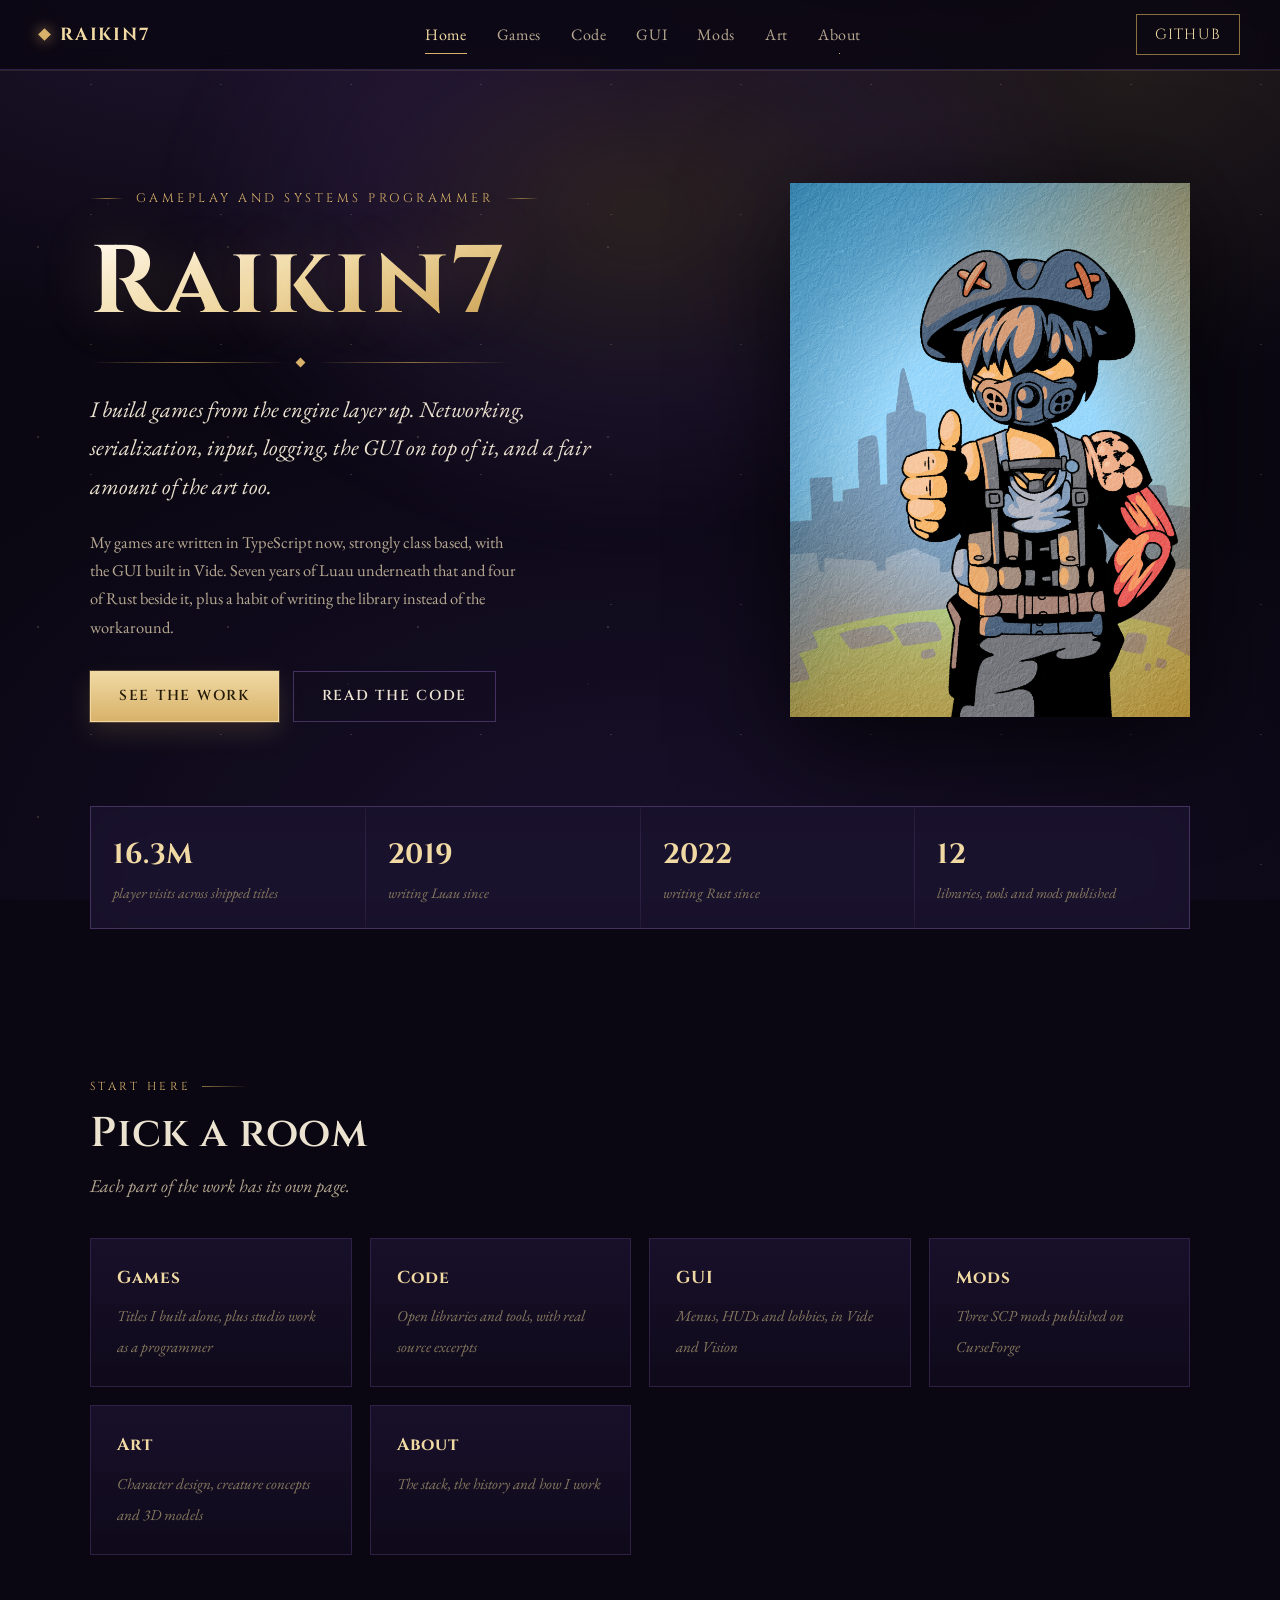
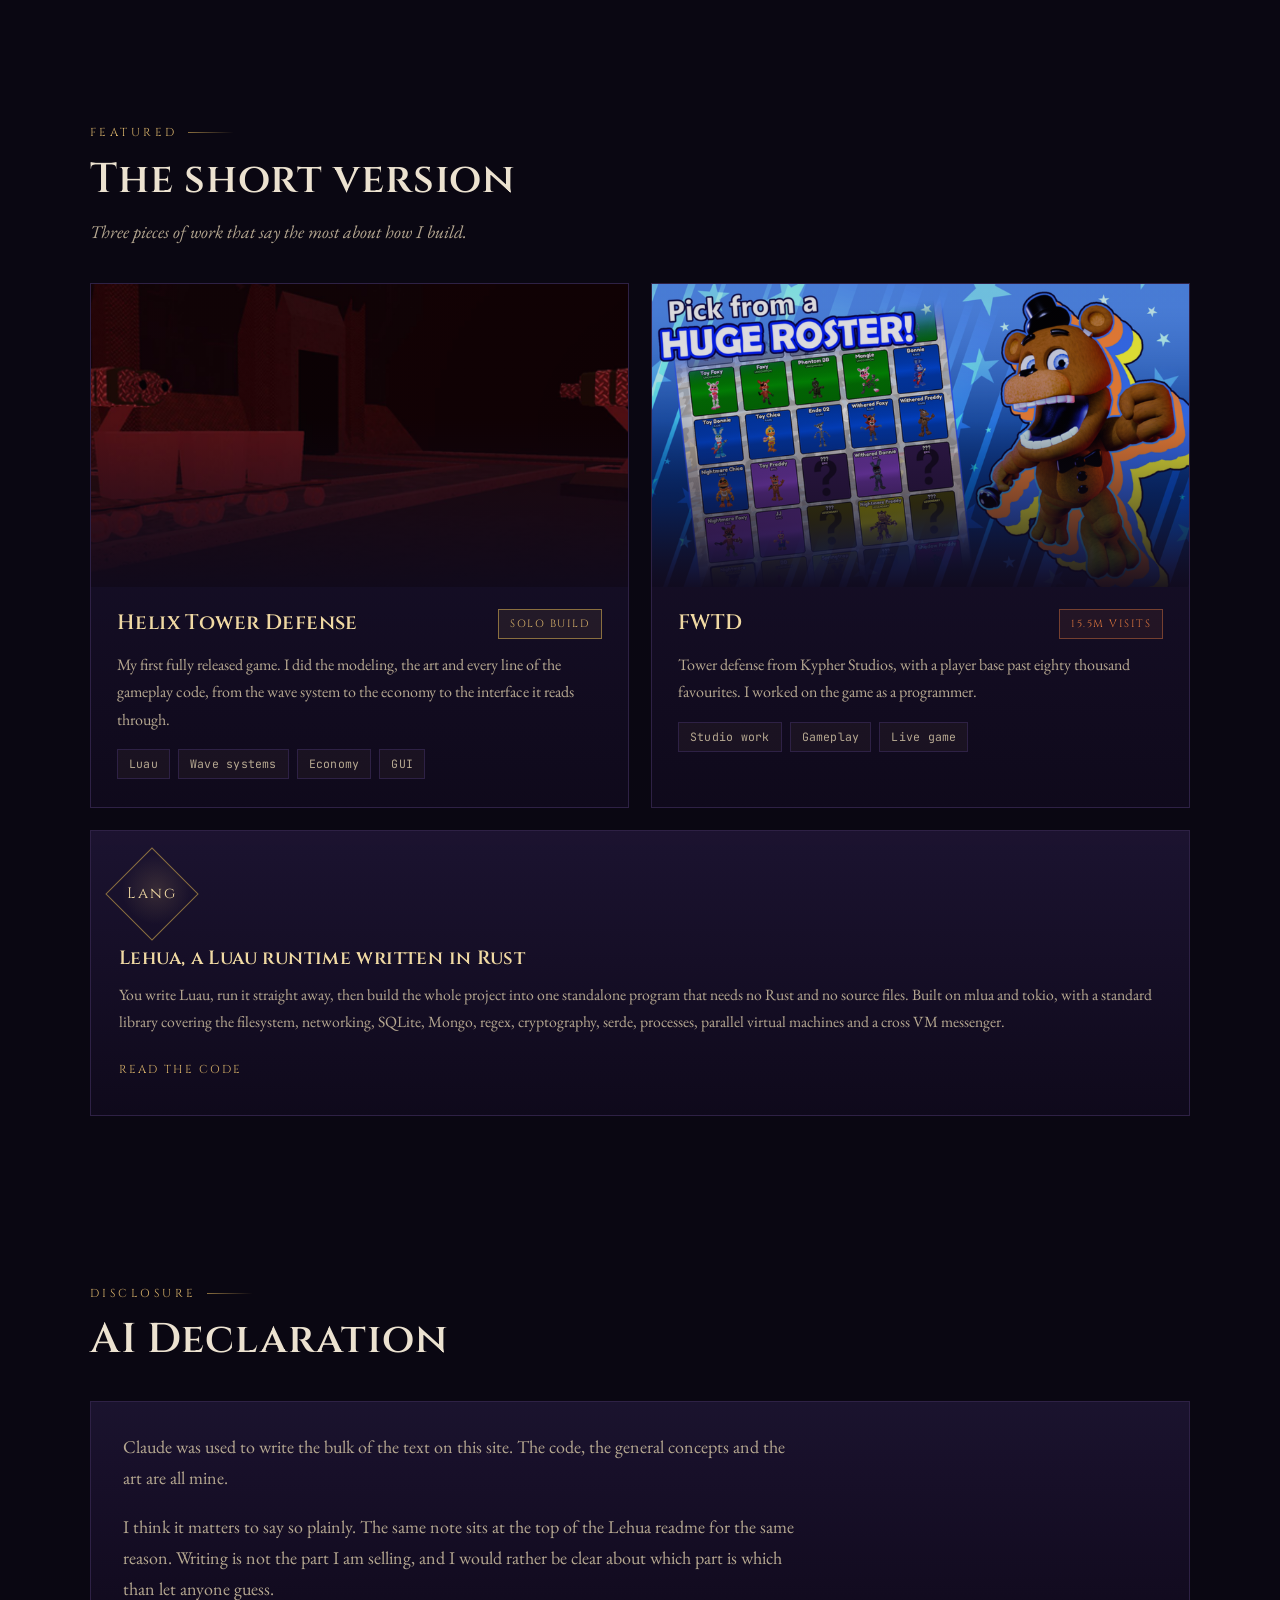
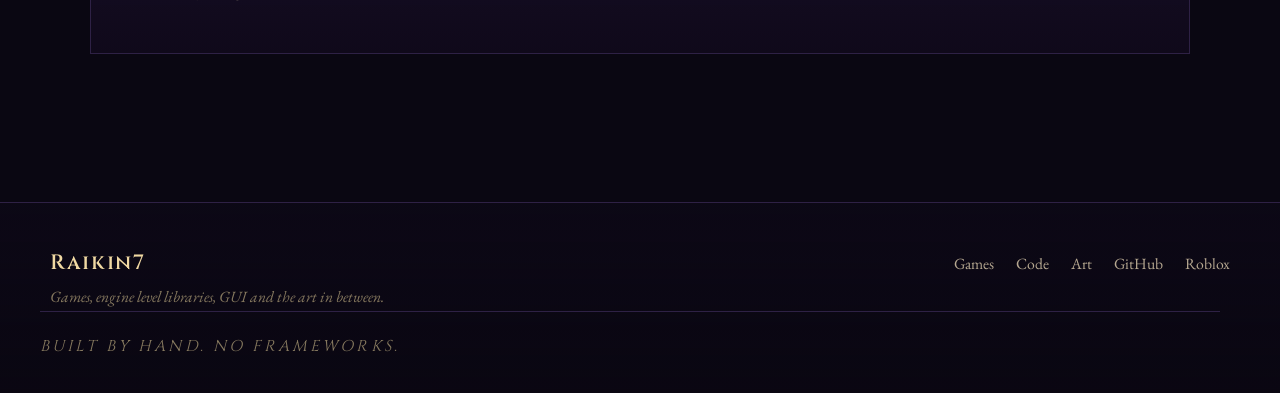
<file: index.html>
<!DOCTYPE html>
<html lang="en">
<head>
<meta charset="utf-8">
<meta name="viewport" content="width=device-width, initial-scale=1">
<title>Raikin7's Portfolio</title>
<meta name="description" content="Raikin7 builds games, engine level libraries, GUI and art. TypeScript and Vide today, Luau since 2019, Rust since 2022.">
<meta property="og:title" content="Raikin7's Portfolio">
<meta property="og:description" content="Gameplay and systems programmer, modeler and artist. TypeScript, Luau, Rust, C#, C++, JavaScript, Python.">
<meta property="og:type" content="website">
<link rel="preconnect" href="https://fonts.googleapis.com">
<link rel="preconnect" href="https://fonts.gstatic.com" crossorigin>
<link href="https://fonts.googleapis.com/css2?family=Cinzel:wght@500;600;700&family=EB+Garamond:ital,wght@0,400;0,500;0,600;1,400&family=JetBrains+Mono:wght@400;500&display=swap" rel="stylesheet">
<link rel="stylesheet" href="styles.css">
</head>
<body>

<div class="grain"></div>

<header class="nav">
  <a class="nav-brand" href="index.html"><span class="nav-dot"></span>Raikin7</a>
  <nav class="nav-links">
    <a href="index.html">Home</a>
    <a href="games.html">Games</a>
    <a href="code.html">Code</a>
    <a href="gui.html">GUI</a>
    <a href="mods.html">Mods</a>
    <a href="art.html">Art</a>
    <a href="about.html">About</a>
  </nav>
  <a class="nav-cta" href="https://github.com/thekingofspace" target="_blank" rel="noopener">GitHub</a>
</header>

<main>

<section class="hero">
  <div class="hero-glow"></div>
  <div class="hero-inner">
    <div class="hero-copy">
      <p class="eyebrow">Gameplay and Systems Programmer</p>
      <h1 class="hero-title">Raikin7</h1>
      <div class="rule"><i></i></div>
      <p class="hero-lead">
        I build games from the engine layer up. Networking, serialization, input, logging, the GUI
        on top of it, and a fair amount of the art too.
      </p>
      <p class="hero-sub">
        My games are written in TypeScript now, strongly class based, with the GUI built in Vide.
        Seven years of Luau underneath that and four of Rust beside it, plus a habit of writing the
        library instead of the workaround.
      </p>
      <div class="hero-actions">
        <a class="btn btn-primary" href="games.html">See the work</a>
        <a class="btn btn-ghost" href="code.html">Read the code</a>
      </div>
    </div>
    <div class="hero-art">
      <img src="assets/art/gasmask-thumbsup.png" alt="Illustration of a masked survivor giving a thumbs up over a city skyline">
    </div>
  </div>

  <div class="stats">
    <div class="stat"><b>16.3M</b><span>player visits across shipped titles</span></div>
    <div class="stat"><b>2019</b><span>writing Luau since</span></div>
    <div class="stat"><b>2022</b><span>writing Rust since</span></div>
    <div class="stat"><b>12</b><span>libraries, tools and mods published</span></div>
  </div>
</section>

<section class="section">
  <div class="section-head">
    <span class="section-index">Start here</span>
    <h2>Pick a room</h2>
    <p>Each part of the work has its own page.</p>
  </div>

  <div class="next-up">
    <a class="next-card" href="games.html"><b>Games</b><span>Titles I built alone, plus studio work as a programmer</span></a>
    <a class="next-card" href="code.html"><b>Code</b><span>Open libraries and tools, with real source excerpts</span></a>
    <a class="next-card" href="gui.html"><b>GUI</b><span>Menus, HUDs and lobbies, in Vide and Vision</span></a>
    <a class="next-card" href="mods.html"><b>Mods</b><span>Three SCP mods published on CurseForge</span></a>
    <a class="next-card" href="art.html"><b>Art</b><span>Character design, creature concepts and 3D models</span></a>
    <a class="next-card" href="about.html"><b>About</b><span>The stack, the history and how I work</span></a>
  </div>
</section>

<section class="section">
  <div class="section-head">
    <span class="section-index">Featured</span>
    <h2>The short version</h2>
    <p>Three pieces of work that say the most about how I build.</p>
  </div>

  <div class="grid grid-2">

    <a class="card game" href="https://www.roblox.com/games/106030910407842/Helix-Tower-Defense" target="_blank" rel="noopener">
      <div class="card-media"><img src="assets/games/helix.png" alt="Helix Tower Defense cover art" loading="lazy"></div>
      <div class="card-body">
        <div class="card-top">
          <h4>Helix Tower Defense</h4>
          <span class="tag tag-accent">Solo build</span>
        </div>
        <p>
          My first fully released game. I did the modeling, the art and every line of the gameplay
          code, from the wave system to the economy to the interface it reads through.
        </p>
        <div class="chips"><span>Luau</span><span>Wave systems</span><span>Economy</span><span>GUI</span></div>
      </div>
    </a>

    <a class="card game" href="https://www.roblox.com/games/18553471292/FWTD" target="_blank" rel="noopener">
      <div class="card-media"><img src="assets/games/fwtd.png" alt="FWTD cover art" loading="lazy"></div>
      <div class="card-body">
        <div class="card-top">
          <h4>FWTD</h4>
          <span class="tag tag-hot">15.5M visits</span>
        </div>
        <p>
          Tower defense from Kypher Studios, with a player base past eighty thousand favourites. I
          worked on the game as a programmer.
        </p>
        <div class="chips"><span>Studio work</span><span>Gameplay</span><span>Live game</span></div>
      </div>
    </a>

  </div>

  <div class="grid" style="margin-top: 22px;">
    <a class="card mod" href="code.html">
      <div class="mod-glyph"><span>Lang</span></div>
      <h4>Lehua, a Luau runtime written in Rust</h4>
      <p>
        You write Luau, run it straight away, then build the whole project into one standalone
        program that needs no Rust and no source files. Built on mlua and tokio, with a standard
        library covering the filesystem, networking, SQLite, Mongo, regex, cryptography, serde,
        processes, parallel virtual machines and a cross VM messenger.
      </p>
      <span class="link-out">Read the code</span>
    </a>
  </div>
</section>

<section class="section">
  <div class="section-head">
    <span class="section-index">Disclosure</span>
    <h2>AI Declaration</h2>
  </div>
  <div class="ui-lead">
    <p>
      Claude was used to write the bulk of the text on this site. The code, the general concepts and
      the art are all mine.
    </p>
    <p>
      I think it matters to say so plainly. The same note sits at the top of the Lehua readme for
      the same reason. Writing is not the part I am selling, and I would rather be clear about which
      part is which than let anyone guess.
    </p>
  </div>
</section>

</main>

<footer class="footer">
  <div class="footer-inner">
    <div>
      <h3>Raikin7</h3>
      <p>Games, engine level libraries, GUI and the art in between.</p>
    </div>
    <div class="footer-links">
      <a href="games.html">Games</a>
      <a href="code.html">Code</a>
      <a href="art.html">Art</a>
      <a href="https://github.com/thekingofspace" target="_blank" rel="noopener">GitHub</a>
      <a href="https://www.roblox.com/users/228199808/profile" target="_blank" rel="noopener">Roblox</a>
    </div>
  </div>
  <p class="footer-note">Built by hand. No frameworks.</p>
</footer>

<script src="main.js"></script>
</body>
</html>
</file>
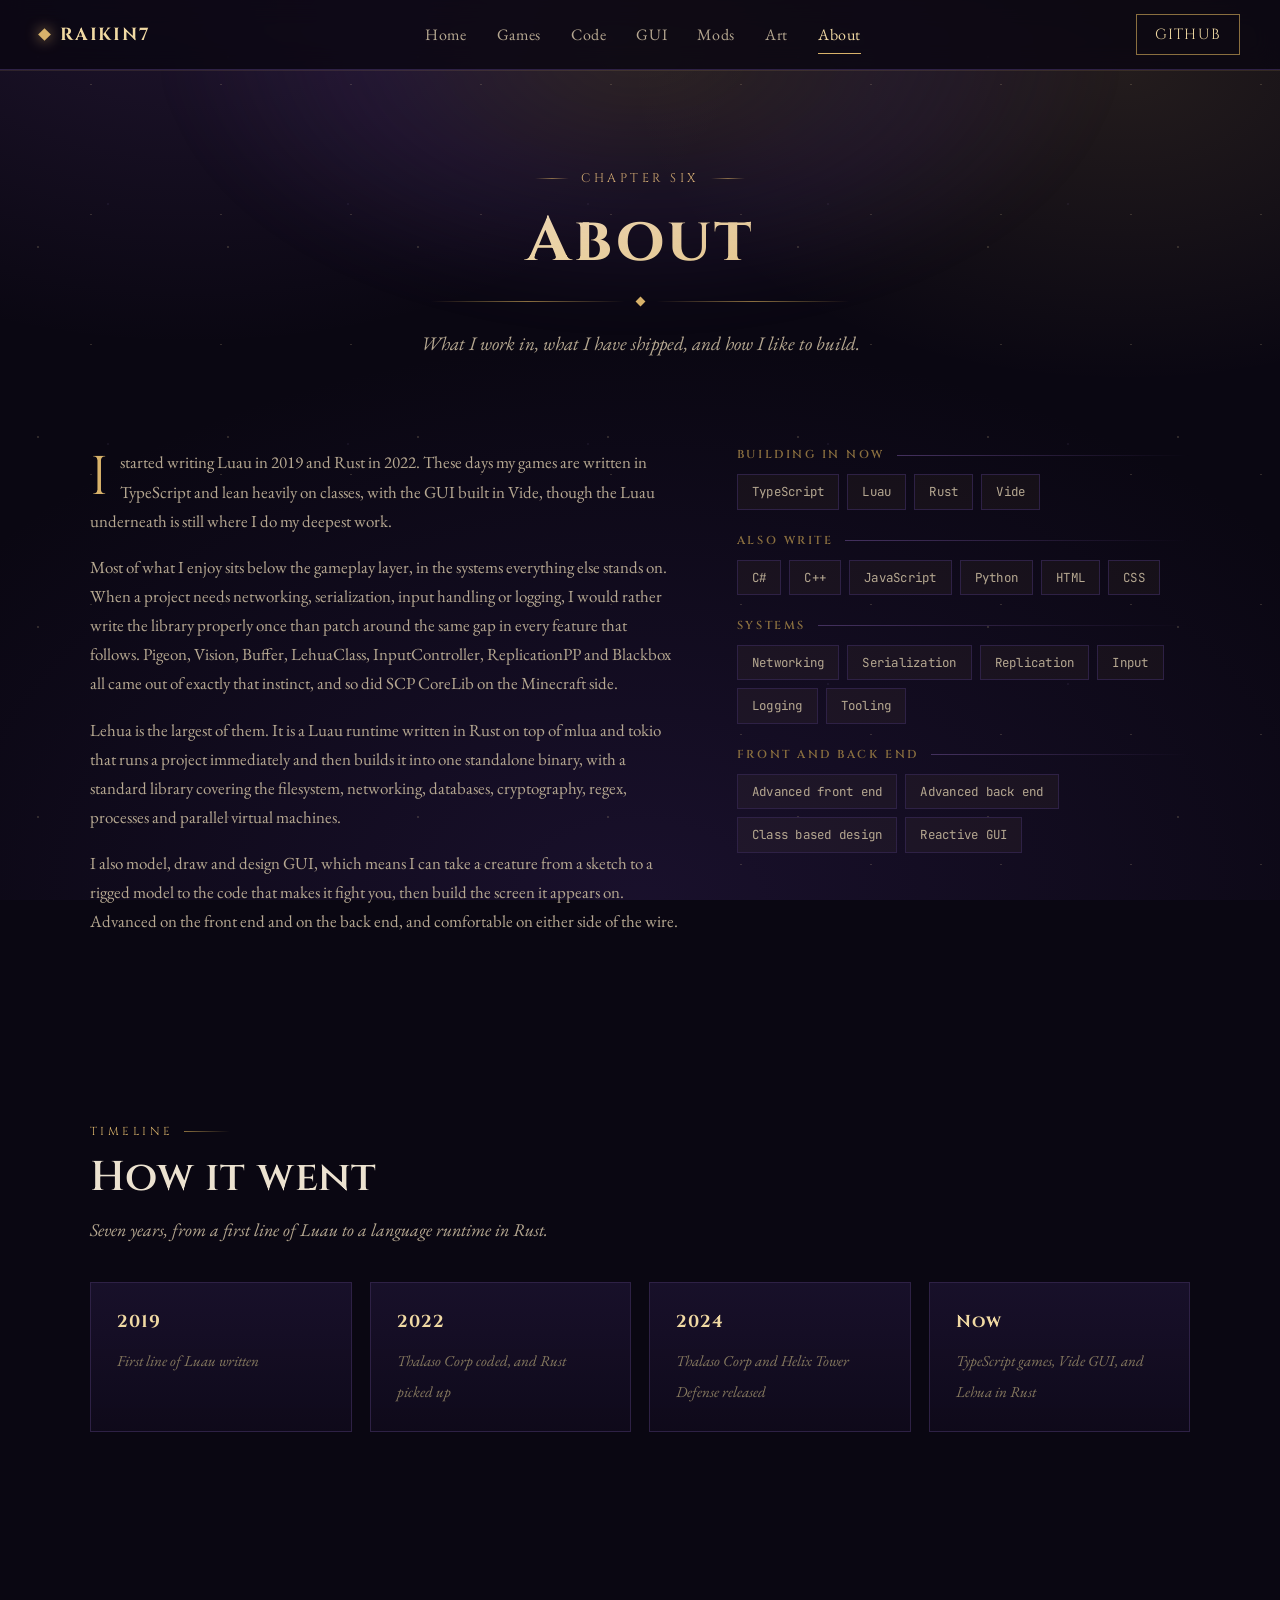
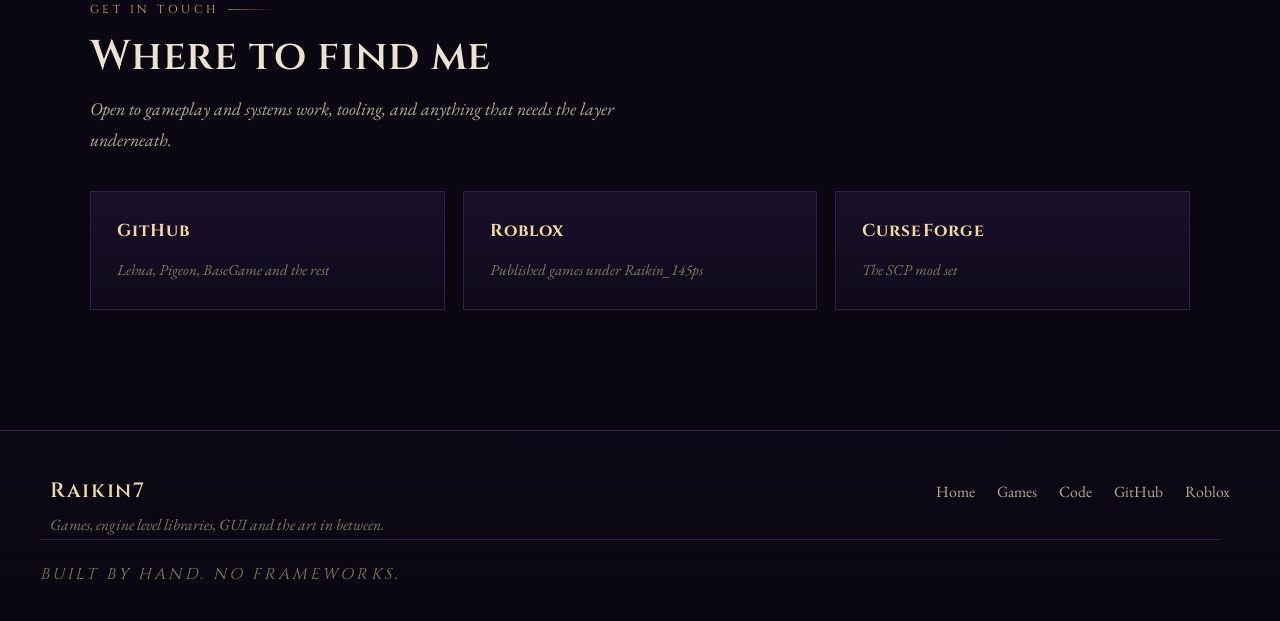
<file: about.html>
<!DOCTYPE html>
<html lang="en">
<head>
<meta charset="utf-8">
<meta name="viewport" content="width=device-width, initial-scale=1">
<title>About | Raikin7's Portfolio</title>
<meta name="description" content="Raikin7 writes TypeScript, Luau and Rust, builds GUI in Vide, and has been shipping since 2019.">
<link rel="preconnect" href="https://fonts.googleapis.com">
<link rel="preconnect" href="https://fonts.gstatic.com" crossorigin>
<link href="https://fonts.googleapis.com/css2?family=Cinzel:wght@500;600;700&family=EB+Garamond:ital,wght@0,400;0,500;0,600;1,400&family=JetBrains+Mono:wght@400;500&display=swap" rel="stylesheet">
<link rel="stylesheet" href="styles.css">
</head>
<body>

<div class="grain"></div>

<header class="nav">
  <a class="nav-brand" href="index.html"><span class="nav-dot"></span>Raikin7</a>
  <nav class="nav-links">
    <a href="index.html">Home</a>
    <a href="games.html">Games</a>
    <a href="code.html">Code</a>
    <a href="gui.html">GUI</a>
    <a href="mods.html">Mods</a>
    <a href="art.html">Art</a>
    <a href="about.html">About</a>
  </nav>
  <a class="nav-cta" href="https://github.com/thekingofspace" target="_blank" rel="noopener">GitHub</a>
</header>

<main>

<div class="page-head">
  <div class="hero-glow"></div>
  <p class="eyebrow">Chapter Six</p>
  <h1>About</h1>
  <div class="rule"><i></i></div>
  <p class="lede">What I work in, what I have shipped, and how I like to build.</p>
</div>

<section class="section">
  <div class="about-grid">
    <div class="about-copy">
      <p>
        I started writing Luau in 2019 and Rust in 2022. These days my games are written in
        TypeScript and lean heavily on classes, with the GUI built in Vide, though the Luau
        underneath is still where I do my deepest work.
      </p>
      <p>
        Most of what I enjoy sits below the gameplay layer, in the systems everything else stands
        on. When a project needs networking, serialization, input handling or logging, I would
        rather write the library properly once than patch around the same gap in every feature that
        follows. Pigeon, Vision, Buffer, LehuaClass, InputController, ReplicationPP and Blackbox all came
        out of exactly that instinct, and so did SCP CoreLib on the Minecraft side.
      </p>
      <p>
        Lehua is the largest of them. It is a Luau runtime written in Rust on top of mlua and tokio
        that runs a project immediately and then builds it into one standalone binary, with a
        standard library covering the filesystem, networking, databases, cryptography, regex,
        processes and parallel virtual machines.
      </p>
      <p>
        I also model, draw and design GUI, which means I can take a creature from a sketch to a
        rigged model to the code that makes it fight you, then build the screen it appears on.
        Advanced on the front end and on the back end, and comfortable on either side of the wire.
      </p>
    </div>

    <div class="skills">
      <div class="skill-group">
        <h5>Building in now</h5>
        <div class="chips chips-lg"><span>TypeScript</span><span>Luau</span><span>Rust</span><span>Vide</span></div>
      </div>
      <div class="skill-group">
        <h5>Also write</h5>
        <div class="chips chips-lg"><span>C#</span><span>C++</span><span>JavaScript</span><span>Python</span><span>HTML</span><span>CSS</span></div>
      </div>
      <div class="skill-group">
        <h5>Systems</h5>
        <div class="chips chips-lg"><span>Networking</span><span>Serialization</span><span>Replication</span><span>Input</span><span>Logging</span><span>Tooling</span></div>
      </div>
      <div class="skill-group">
        <h5>Front and back end</h5>
        <div class="chips chips-lg"><span>Advanced front end</span><span>Advanced back end</span><span>Class based design</span><span>Reactive GUI</span></div>
      </div>
    </div>
  </div>
</section>

<section class="section">
  <div class="section-head">
    <span class="section-index">Timeline</span>
    <h2>How it went</h2>
    <p>Seven years, from a first line of Luau to a language runtime in Rust.</p>
  </div>

  <div class="next-up">
    <div class="next-card"><b>2019</b><span>First line of Luau written</span></div>
    <div class="next-card"><b>2022</b><span>Thalaso Corp coded, and Rust picked up</span></div>
    <div class="next-card"><b>2024</b><span>Thalaso Corp and Helix Tower Defense released</span></div>
    <div class="next-card"><b>Now</b><span>TypeScript games, Vide GUI, and Lehua in Rust</span></div>
  </div>
</section>

<section class="section">
  <div class="section-head">
    <span class="section-index">Get in touch</span>
    <h2>Where to find me</h2>
    <p>Open to gameplay and systems work, tooling, and anything that needs the layer underneath.</p>
  </div>
  <div class="next-up">
    <a class="next-card" href="https://github.com/thekingofspace" target="_blank" rel="noopener"><b>GitHub</b><span>Lehua, Pigeon, BaseGame and the rest</span></a>
    <a class="next-card" href="https://www.roblox.com/users/228199808/profile" target="_blank" rel="noopener"><b>Roblox</b><span>Published games under Raikin_145ps</span></a>
    <a class="next-card" href="https://www.curseforge.com/minecraft/mc-mods/scp-corelib" target="_blank" rel="noopener"><b>CurseForge</b><span>The SCP mod set</span></a>
  </div>
</section>

</main>

<footer class="footer">
  <div class="footer-inner">
    <div>
      <h3>Raikin7</h3>
      <p>Games, engine level libraries, GUI and the art in between.</p>
    </div>
    <div class="footer-links">
      <a href="index.html">Home</a>
      <a href="games.html">Games</a>
      <a href="code.html">Code</a>
      <a href="https://github.com/thekingofspace" target="_blank" rel="noopener">GitHub</a>
      <a href="https://www.roblox.com/users/228199808/profile" target="_blank" rel="noopener">Roblox</a>
    </div>
  </div>
  <p class="footer-note">Built by hand. No frameworks.</p>
</footer>

<script src="main.js"></script>
</body>
</html>
</file>
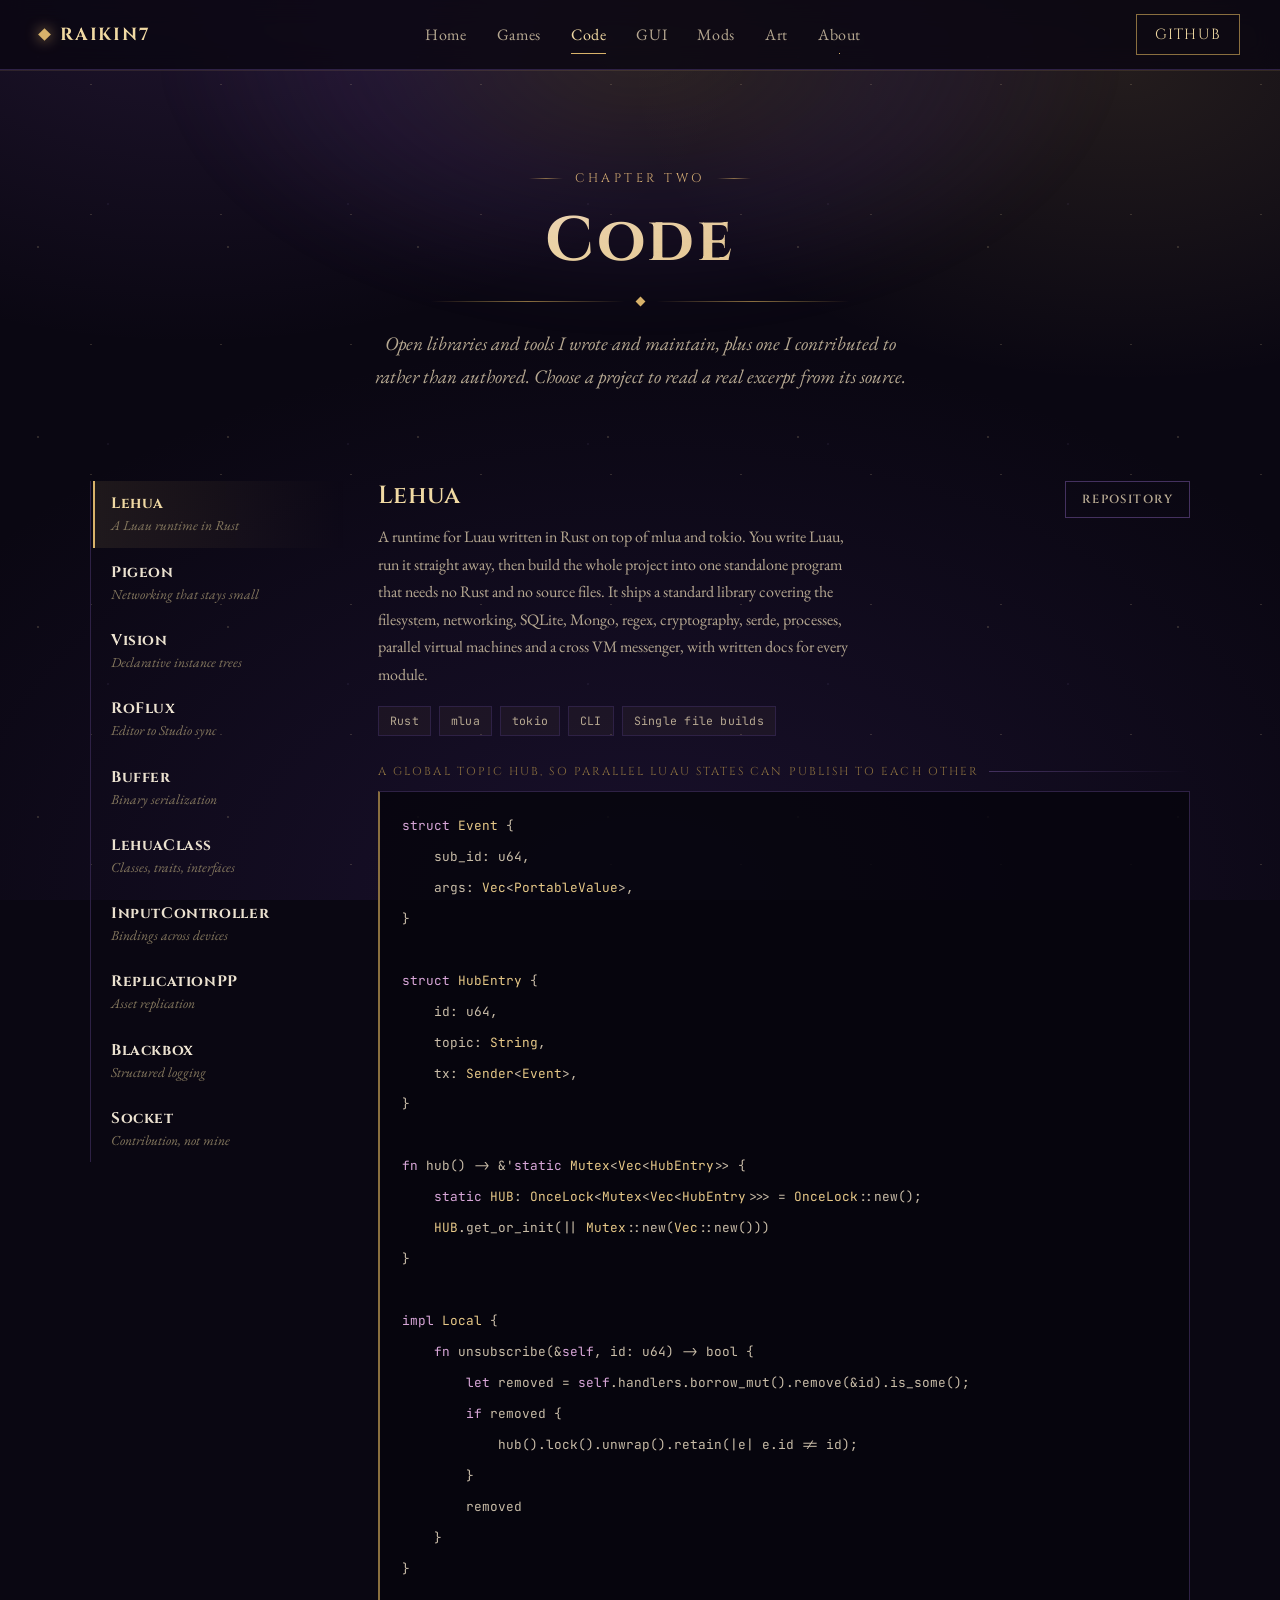
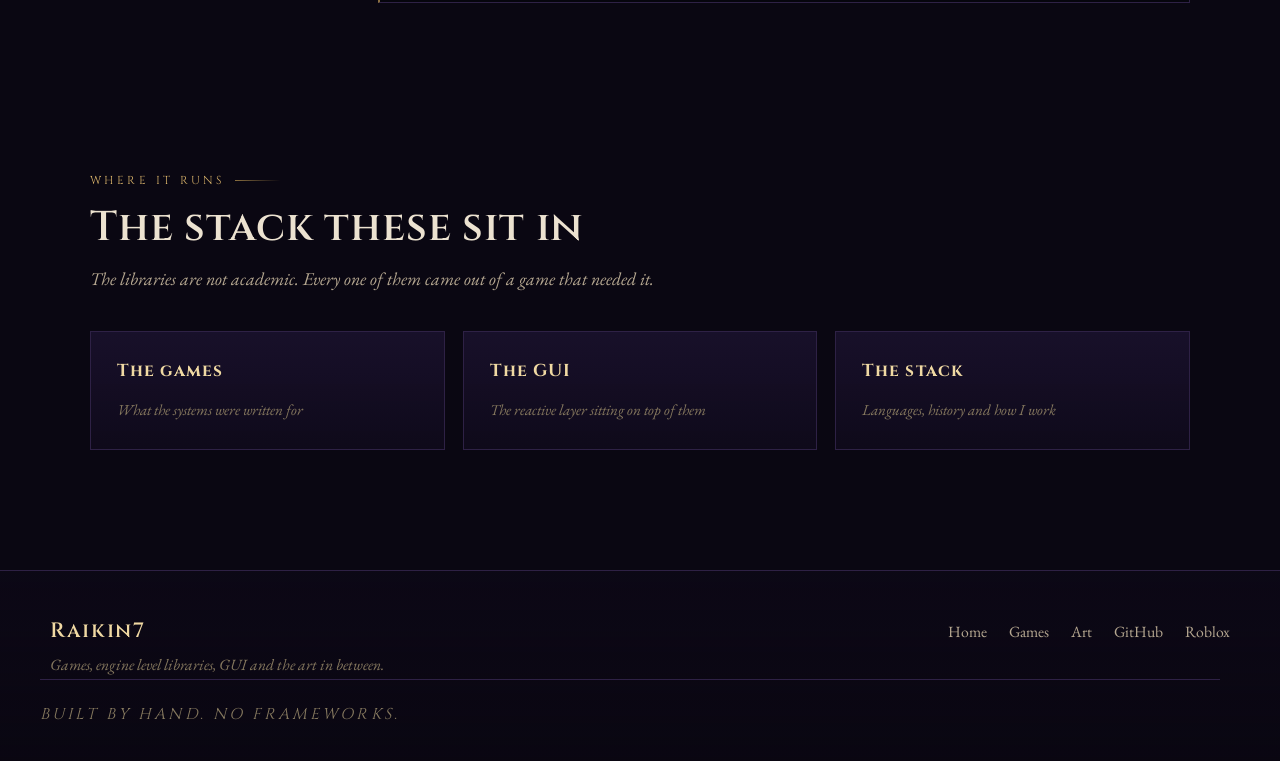
<file: code.html>
<!DOCTYPE html>
<html lang="en">
<head>
<meta charset="utf-8">
<meta name="viewport" content="width=device-width, initial-scale=1">
<title>Code | Raikin7's Portfolio</title>
<meta name="description" content="Open libraries and tools by Raikin7. Lehua, Pigeon, Vision, RoFlux, Buffer, LehuaClass, InputController, ReplicationPP, Blackbox and Socket.">
<link rel="preconnect" href="https://fonts.googleapis.com">
<link rel="preconnect" href="https://fonts.gstatic.com" crossorigin>
<link href="https://fonts.googleapis.com/css2?family=Cinzel:wght@500;600;700&family=EB+Garamond:ital,wght@0,400;0,500;0,600;1,400&family=JetBrains+Mono:wght@400;500&display=swap" rel="stylesheet">
<link rel="stylesheet" href="styles.css">
</head>
<body>

<div class="grain"></div>

<header class="nav">
  <a class="nav-brand" href="index.html"><span class="nav-dot"></span>Raikin7</a>
  <nav class="nav-links">
    <a href="index.html">Home</a>
    <a href="games.html">Games</a>
    <a href="code.html">Code</a>
    <a href="gui.html">GUI</a>
    <a href="mods.html">Mods</a>
    <a href="art.html">Art</a>
    <a href="about.html">About</a>
  </nav>
  <a class="nav-cta" href="https://github.com/thekingofspace" target="_blank" rel="noopener">GitHub</a>
</header>

<main>

<div class="page-head">
  <div class="hero-glow"></div>
  <p class="eyebrow">Chapter Two</p>
  <h1>Code</h1>
  <div class="rule"><i></i></div>
  <p class="lede">
    Open libraries and tools I wrote and maintain, plus one I contributed to rather than authored.
    Choose a project to read a real excerpt from its source.
  </p>
</div>

<section class="section">
  <div class="showcase">
    <div class="showcase-tabs" role="tablist" aria-label="Projects">
      <button class="tab is-active" role="tab" aria-selected="true" data-panel="p-lehua">
        <b>Lehua</b><span>A Luau runtime in Rust</span>
      </button>
      <button class="tab" role="tab" aria-selected="false" data-panel="p-pigeon">
        <b>Pigeon</b><span>Networking that stays small</span>
      </button>
      <button class="tab" role="tab" aria-selected="false" data-panel="p-vision">
        <b>Vision</b><span>Declarative instance trees</span>
      </button>
      <button class="tab" role="tab" aria-selected="false" data-panel="p-roflux">
        <b>RoFlux</b><span>Editor to Studio sync</span>
      </button>
      <button class="tab" role="tab" aria-selected="false" data-panel="p-buffer">
        <b>Buffer</b><span>Binary serialization</span>
      </button>
      <button class="tab" role="tab" aria-selected="false" data-panel="p-class">
        <b>LehuaClass</b><span>Classes, traits, interfaces</span>
      </button>
      <button class="tab" role="tab" aria-selected="false" data-panel="p-input">
        <b>InputController</b><span>Bindings across devices</span>
      </button>
      <button class="tab" role="tab" aria-selected="false" data-panel="p-repl">
        <b>ReplicationPP</b><span>Asset replication</span>
      </button>
      <button class="tab" role="tab" aria-selected="false" data-panel="p-black">
        <b>Blackbox</b><span>Structured logging</span>
      </button>
      <button class="tab" role="tab" aria-selected="false" data-panel="p-socket">
        <b>Socket</b><span>Contribution, not mine</span>
      </button>
    </div>

    <div class="showcase-panels">

      <article class="panel is-active" id="p-lehua" role="tabpanel">
        <div class="panel-head">
          <div>
            <h4>Lehua</h4>
            <p>
              A runtime for Luau written in Rust on top of mlua and tokio. You write Luau, run it
              straight away, then build the whole project into one standalone program that needs no
              Rust and no source files. It ships a standard library covering the filesystem,
              networking, SQLite, Mongo, regex, cryptography, serde, processes, parallel virtual
              machines and a cross VM messenger, with written docs for every module.
            </p>
          </div>
          <a class="btn btn-small" href="https://github.com/thekingofspace/LehuaLang" target="_blank" rel="noopener">Repository</a>
        </div>
        <div class="chips"><span>Rust</span><span>mlua</span><span>tokio</span><span>CLI</span><span>Single file builds</span></div>
        <p class="code-caption">A global topic hub, so parallel Luau states can publish to each other</p>
        <pre><code data-lang="rust">struct Event {
    sub_id: u64,
    args: Vec&lt;PortableValue&gt;,
}

struct HubEntry {
    id: u64,
    topic: String,
    tx: Sender&lt;Event&gt;,
}

fn hub() -&gt; &amp;'static Mutex&lt;Vec&lt;HubEntry&gt;&gt; {
    static HUB: OnceLock&lt;Mutex&lt;Vec&lt;HubEntry&gt;&gt;&gt; = OnceLock::new();
    HUB.get_or_init(|| Mutex::new(Vec::new()))
}

impl Local {
    fn unsubscribe(&amp;self, id: u64) -&gt; bool {
        let removed = self.handlers.borrow_mut().remove(&amp;id).is_some();
        if removed {
            hub().lock().unwrap().retain(|e| e.id != id);
        }
        removed
    }
}</code></pre>
      </article>

      <article class="panel" id="p-pigeon" role="tabpanel">
        <div class="panel-head">
          <div>
            <h4>Pigeon</h4>
            <p>
              Most Roblox games create one RemoteEvent per feature and then hand write the startup
              fix, the access checks and the cleanup for every single one. Pigeon takes that job
              away. You name a channel on the server, name the same channel on the client, and the
              two are talking. Hundreds of channels share a pool of at most 32 remote slots, early
              messages are held and delivered in order, and channels can be guarded, grouped into
              rooms, wrapped in middleware or backed by a table that replicates on write.
            </p>
          </div>
          <a class="btn btn-small" href="https://github.com/thekingofspace/Pigeon" target="_blank" rel="noopener">Repository</a>
        </div>
        <div class="chips"><span>Luau</span><span>Remote pooling</span><span>Middleware</span><span>Rooms</span><span>Documented</span></div>
        <p class="code-caption">Server</p>
        <pre><code data-lang="luau">local Pigeon = require(ReplicatedStorage.Pigeon)
local shop = Pigeon.new("Shop")

shop:When("Buy", function(player, itemId)
	return giveItem(player, itemId)
end)

shop:Broadcast("StockChanged", getStock())</code></pre>
        <p class="code-caption">Client</p>
        <pre><code data-lang="luau">local Pigeon = require(ReplicatedStorage.Pigeon)
local shop = Pigeon.new("Shop")

shop:On("StockChanged", updateShopUi)
shop:Init()

print(shop:Call("Buy", "sword"))</code></pre>
      </article>

      <article class="panel" id="p-vision" role="tabpanel">
        <div class="panel-head">
          <div>
            <h4>Vision</h4>
            <p>
              A declarative instance library for Luau. You describe a tree as a table, stage data
              into it, and create it only when you are ready, so nothing exists in the world until
              the moment you mount it. Named events carry state into the instance, derives compute
              from other events, styles hold shared fields, and cleanup is declared beside the thing
              it tears down. On top of that sit two spring families, keyframe timelines, sprite
              sheets and flipbooks, cloning, injection, and building from an instance that already
              exists. It ships a documentation site and three showcases you can open and play.
            </p>
          </div>
          <div class="panel-actions">
            <a class="btn btn-small" href="https://github.com/thekingofspace/Vision" target="_blank" rel="noopener">Repository</a>
            <a class="btn btn-small btn-ghost" href="https://thekingofspace.github.io/Vision/" target="_blank" rel="noopener">Docs</a>
          </div>
        </div>
        <div class="chips"><span>Luau</span><span>Declarative</span><span>Springs</span><span>Keyframes</span><span>Documented</span></div>
        <p class="code-caption">A tree described as a table, given a value, then created</p>
        <pre><code data-lang="luau">local Vision = require(ReplicatedStorage.Shared.Vision)

local Scope = Vision.Scope()

local Interface = Scope:Capture({
    ClassName = "TextLabel",
    Vision.mount(PlayerGui),

    Vision.event("Count", 0, function(self, Value)
        self.Text = `Clicks: {Value}`
    end),
})

Interface.Count(12)
Interface:Mount()</code></pre>
        <p class="code-caption">Every keyword a declaration can hold, exposed from one table</p>
        <pre><code data-lang="luau">const Vision = {
    event = Symbols.event,
    merge = Symbols.merge,
    derive = Symbols.derive,
    ready = Symbols.ready,
    cleanup = Symbols.cleanup,
    drawcall = Symbols.drawcall,
    style = Symbols.style,
    mount = Symbols.mount,
    fromClone = Symbols.fromClone,
    fromInstance = Symbols.fromInstance,
    inject = Symbols.inject,
    receive = Symbols.receive,
    Keyframe = Symbols.Keyframe,

    Sheet = Page.new,

    lint = Lint,
    create = Create,
}

function Vision.Scope(): Types.Scope
    return (Scope.new() :: any) :: Types.Scope
end</code></pre>
      </article>

      <article class="panel" id="p-roflux" role="tabpanel">
        <div class="panel-head">
          <div>
            <h4>RoFlux</h4>
            <p>
              One way sync from your editor into Roblox Studio. Files on disk are the truth and
              Studio only ever receives, so there is nothing to merge and no conflict to resolve. A
              Rust server scans the project into an instance tree, watches it, and streams only the
              differences over a WebSocket, while the Studio plugin reconciles the place to match.
              Ownership rules decide what it is allowed to delete, the first sync of every connection
              is shown as a dry run for you to approve, and each patch is a single undo. Hook scripts
              written in Luau can rewrite source or claim whole file types at compile time, and the
              plugin's own interface is built on Vision.
            </p>
          </div>
          <div class="panel-actions">
            <a class="btn btn-small" href="https://github.com/thekingofspace/RoFlux" target="_blank" rel="noopener">Repository</a>
            <a class="btn btn-small btn-ghost" href="https://thekingofspace.github.io/RoFlux/" target="_blank" rel="noopener">Docs</a>
          </div>
        </div>
        <div class="chips"><span>Rust</span><span>Luau</span><span>axum</span><span>mlua</span><span>Studio plugin</span><span>Documented</span></div>
        <p class="code-caption">The whole wire protocol, one enum in each direction</p>
        <pre><code data-lang="rust">pub const VERSION: u32 = 1;

#[derive(Clone, Debug, Serialize, Deserialize)]
#[serde(tag = "type", rename_all = "camelCase")]
pub enum Outbound {
    Hello {
        protocol: u32,
        project: String,
        id: String,
        server: String,
    },
    Sync {
        cursor: usize,
        tree: Tree,
    },
    Patch {
        cursor: usize,
        patch: Patch,
    },
    Notice {
        level: String,
        text: String,
    },
    Pong {
        cursor: usize,
    },
}

#[derive(Clone, Debug, Deserialize)]
#[serde(tag = "type", rename_all = "camelCase")]
pub enum Inbound {
    Ready { place: Option&lt;String&gt; },
    Resync,
    Ping,
    Log { level: Option&lt;String&gt;, text: String },
}</code></pre>
        <p class="code-caption">Every sync and every patch lands in Studio as one undo step</p>
        <pre><code data-lang="luau">local function record&lt;T&gt;(label: string, body: () -&gt; T): T
	local identifier = ChangeHistoryService:TryBeginRecording(label)

	local ok, result = pcall(body)

	if identifier then
		ChangeHistoryService:FinishRecording(
			identifier,
			if ok then Enum.FinishRecordingOperation.Commit else Enum.FinishRecordingOperation.Cancel
		)
	end

	if not ok then
		error(result, 0)
	end

	return result
end

function Reconcile.full(root: Node, project: string): Report
	return record("RoFlux sync", function()
		local report = Apply.tree(root, false, Memory.stale(project, root))
		Memory.save(project, Memory.roots(root, {}))
		return report
	end)
end</code></pre>
      </article>

      <article class="panel" id="p-buffer" role="tabpanel">
        <div class="panel-head">
          <div>
            <h4>Buffer</h4>
            <p>
              Expanded buffer tooling that forwards every unknown index to the built in buffer
              library, so it drops straight in as a replacement. On top of that it adds a chainable
              writer and reader, variable length integers, packed formats, and readers and writers
              for Vector2, Vector3, CFrame, Color3 and UDim2. Anything that changes a length returns
              a fresh buffer, because buffers in Luau are fixed size.
            </p>
          </div>
          <a class="btn btn-small" href="https://github.com/thekingofspace/BaseGame/blob/master/Modules/Shared/Buffer.luau" target="_blank" rel="noopener">Source</a>
        </div>
        <div class="chips"><span>Luau</span><span>strict</span><span>optimize 2</span><span>Varints</span><span>Bit packing</span></div>
        <p class="code-caption">Variable length integers, bounds checked against the real buffer length</p>
        <pre><code data-lang="luau">function Buffer.WriteVarUInt(b: buffer, offset: number, value: number): number
	checkBuffer(b, "b", "WriteVarUInt")
	local rest = math.floor(value)

	if rest &lt; 0 then
		fail("WriteVarUInt", ("value must be non-negative, got %s (use WriteVarInt)"):format(tostring(value)))
	end

	local at = math.floor(offset)
	local len = buffer.len(b)

	while rest &gt;= 0x80 do
		if at &gt;= len then
			fail("WriteVarUInt", ("ran past the end of a %d byte buffer"):format(len))
		end
		buffer.writeu8(b, at, bit32.bor(bit32.band(rest, 0x7F), 0x80))
		rest //= 128
		at += 1
	end

	if at &gt;= len then
		fail("WriteVarUInt", ("ran past the end of a %d byte buffer"):format(len))
	end

	buffer.writeu8(b, at, rest)
	return at + 1
end</code></pre>
      </article>

      <article class="panel" id="p-class" role="tabpanel">
        <div class="panel-head">
          <div>
            <h4>LehuaClass</h4>
            <p>
              A class system for Luau with real visibility. Public and private members, statics,
              metamethods, single and picked inheritance, traits with only, except and rename
              filters, composed traits, delegation, interfaces checked at build time, get and set
              controls, plus abstract and sealed classes. Written strict and native.
            </p>
          </div>
          <a class="btn btn-small" href="https://github.com/thekingofspace/BaseGame/blob/master/Modules/Shared/LehuaClass.luau" target="_blank" rel="noopener">Source</a>
        </div>
        <div class="chips"><span>Luau</span><span>strict</span><span>native</span><span>Traits</span><span>Interfaces</span></div>
        <p class="code-caption">The whole declaration surface of a class is one typed table</p>
        <pre><code data-lang="luau">export type ClassDecl = {
	Name: string,
	Private: MemberTable?,
	Public: MemberTable?,
	MergedPublic: MemberTable?,
	MergedPrivate: MemberTable?,
	Static: MemberTable?,
	Meta: MemberTable?,
	Inherits: (Class | { InheritPick })?,
	Traits: { Trait | TraitPick }?,
	Delegates: { DelegateSpec }?,
	Interfaces: { Interface }?,
	Strict: boolean?,
	Abstract: boolean?,
	Sealed: boolean?,
	[string]: any,
}

export type LehuaClassModule = {
	NewClassData: (decl: ClassDecl) -&gt; Class,
	BuildClassData: (class: Class, ...any) -&gt; Object,
	SuperGet: (class: Class, memberName: string) -&gt; ((self: any, ...any) -&gt; ...any),
	Interface: (spec: InterfaceSpec) -&gt; Interface,
	Implements: (value: any, iface: Interface) -&gt; (boolean, { string }),
	Trait: (spec: TraitSpec) -&gt; Trait,
	Compose: (name: string, ...Trait) -&gt; Trait,
	Delegate: (spec: DelegateSpec) -&gt; MemberTable,
}</code></pre>
      </article>

      <article class="panel" id="p-input" role="tabpanel">
        <div class="panel-head">
          <div>
            <h4>InputController</h4>
            <p>
              One input layer for keyboard, mouse, gamepad and touch. Named actions with chords and
              modifiers, contexts you can push and pop, holds, repeats, taps, double taps and
              sequences, one dimensional axes and two dimensional vectors with deadzones, drag
              tracking, and live rebinding that captures whatever the player presses next.
            </p>
          </div>
          <a class="btn btn-small" href="https://github.com/thekingofspace/BaseGame/blob/master/Modules/Shared/InputController.luau" target="_blank" rel="noopener">Source</a>
        </div>
        <div class="chips"><span>Luau</span><span>Gamepad</span><span>Touch</span><span>Rebinding</span><span>Contexts</span></div>
        <p class="code-caption">Every behaviour a binding can have is declared in one options table</p>
        <pre><code data-lang="luau">export type BindOptions = {
	Hold: number?,
	Repeat: number?,
	RepeatRate: number?,
	TapTime: number?,
	DoubleTap: number?,
	Exact: boolean?,
	Sink: boolean?,
	AllowGameProcessed: boolean?,
	Enabled: boolean?,
	OnBegan: ((input: InputObject?) -&gt; ())?,
	OnEnded: ((input: InputObject?) -&gt; ())?,
	OnTapped: ((input: InputObject?) -&gt; ())?,
	OnDoubleTapped: ((input: InputObject?) -&gt; ())?,
	OnHeld: (() -&gt; ())?,
	OnRepeated: (() -&gt; ())?,
}

export type BindingTable = {
	Key: (string | InputKey)?,
	Chord: { string | InputKey }?,
	Modifiers: { string | Enum.KeyCode }?,
	Exact: boolean?,
	Sink: boolean?,
	AllowGameProcessed: boolean?,
}</code></pre>
      </article>

      <article class="panel" id="p-repl" role="tabpanel">
        <div class="panel-head">
          <div>
            <h4>ReplicationPP</h4>
            <p>
              Per player asset replication. The server stages a snapshot of an instance for chosen
              players without blocking, marks it persistent so late joiners get it too, and can
              revoke it later. The client reads assets out of a local folder, waits on one by name
              with a timeout, and fires signals as copies arrive and leave. One module resolves to
              the server or client half at require time, so both sides share a single type.
            </p>
          </div>
          <a class="btn btn-small" href="https://github.com/thekingofspace/BaseGame/tree/master/Modules/Shared/ReplicationPP" target="_blank" rel="noopener">Source</a>
        </div>
        <div class="chips"><span>Luau</span><span>Server and client</span><span>Signals</span><span>Persistent targets</span></div>
        <p class="code-caption">A single shared interface, resolved to the right half at require time</p>
        <pre><code data-lang="luau">export type ReplicationPP = {
    ReplicateAsset: (targets: Player | {Player}, object: Instance) -&gt; (),
    ReplicateToAll: (object: Instance, persistent: boolean?) -&gt; (),
    UnReplicate: (targets: Player | {Player}, object: Instance) -&gt; (),
    UnReplicateAll: (object: Instance) -&gt; (),
    IsReplicated: (player: Player, object: Instance) -&gt; boolean,
    IsPending: (player: Player, object: Instance) -&gt; boolean,
    GetReplicatedPlayers: (object: Instance) -&gt; {Player},
    OnConfirmed: Signal&lt;Player, Instance&gt;,
    OnRemoved: Signal&lt;Player, Instance&gt;,

    GetAssetFolder: () -&gt; Folder,
    GetAsset: (name: string) -&gt; Instance?,
    GetAssets: () -&gt; {Instance},
    AwaitAsset: (name: string, timeout: number?) -&gt; Instance?,
    OnReplication: Signal&lt;Instance&gt;,
    OnUnReplication: Signal&lt;Instance&gt;,
}

local target: ReplicationPP = (RunService:IsServer() and require(script.Server) or require(script.Client)) :: any

return target</code></pre>
      </article>

      <article class="panel" id="p-black" role="tabpanel">
        <div class="panel-head">
          <div>
            <h4>Blackbox</h4>
            <p>
              Structured logging and fault handling. Named loggers in a tree, levels, structured
              fields, breadcrumbs, spans and traces, metrics, a ring buffer of recent history,
              throttling, guards, serialization and pluggable sinks including an in memory sink you
              can query in tests. Retries and attempts live in the same place as the logs that
              record them.
            </p>
          </div>
          <a class="btn btn-small" href="https://github.com/thekingofspace/BaseGame/tree/master/Modules/Shared/Blackbox" target="_blank" rel="noopener">Source</a>
        </div>
        <div class="chips"><span>Luau</span><span>Sinks</span><span>Metrics</span><span>Spans</span><span>Retries</span></div>
        <p class="code-caption">Thirteen submodules behind one flat facade</p>
        <pre><code data-lang="luau">const Blackbox = {}

Blackbox.Level = Level
Blackbox.Sinks = SinkRegistry
Blackbox.Metrics = Metrics
Blackbox.Serialize = Serialize
Blackbox.Stack = Stack
Blackbox.Ambient = Ambient
Blackbox.Guard = Guard
Blackbox.Ring = Ring
Blackbox.Faults = Faults

Blackbox.History = LoggerModule.History
Blackbox.Root = LoggerModule.Root :: Types.Logger

function Blackbox.Get(path: string?): Types.Logger
    return LoggerModule.Get(path)
end

function Blackbox.Configure(options: Types.Config)
    Config.Configure(options)
end

function Blackbox.Info(message: string, fields: {[string]: any}?)
    Blackbox.Root:Info(message, fields)
end</code></pre>
      </article>

      <article class="panel" id="p-socket" role="tabpanel">
        <div class="panel-head">
          <div>
            <h4>Socket <span class="tag">Contributor</span></h4>
            <p>
              This one is not mine. Socket is an existing project that I contributed to rather than
              authored, and it belongs here as collaboration rather than as a credit. Roblox has no
              real sockets, so it puts an event based layer over RemoteEvents shaped like socket.io,
              with independent channels, listeners you can add once or remove, targeted emits,
              remote calls that wait for a reply with a timeout, broadcasts that skip a player,
              rooms, incoming and outgoing middleware, and a ping that measures real latency.
              Working on it is a good part of why Pigeon later took the shape it did.
            </p>
          </div>
          <a class="btn btn-small" href="https://github.com/thekingofspace/roblox-sockets" target="_blank" rel="noopener">Repository</a>
        </div>
        <div class="chips"><span>Contribution</span><span>Luau</span><span>Channels</span><span>Remote calls</span><span>Rooms</span></div>
        <p class="code-caption">Server</p>
        <pre><code data-lang="luau">local Socket = require(ReplicatedStorage:WaitForChild("Socket"))
local chatSocket = Socket.new("ChatChannel", true)

chatSocket:On("HelloFromClient", function(player, message)
    print("Server received from", player.Name, ":", message)
end)

chatSocket:Emit("HelloFromServer", "Welcome to the game!")</code></pre>
        <p class="code-caption">Client</p>
        <pre><code data-lang="luau">local Socket = require(ReplicatedStorage:WaitForChild("Socket"))
local chatSocket = Socket.new("ChatChannel", true)

chatSocket:On("HelloFromServer", function(message)
    print("Client received:", message)
end)

chatSocket:Emit("HelloFromClient", "Hi Server, this is the client!")</code></pre>
      </article>

    </div>
  </div>
</section>

<section class="section">
  <div class="section-head">
    <span class="section-index">Where it runs</span>
    <h2>The stack these sit in</h2>
    <p>The libraries are not academic. Every one of them came out of a game that needed it.</p>
  </div>
  <div class="next-up">
    <a class="next-card" href="games.html"><b>The games</b><span>What the systems were written for</span></a>
    <a class="next-card" href="gui.html"><b>The GUI</b><span>The reactive layer sitting on top of them</span></a>
    <a class="next-card" href="about.html"><b>The stack</b><span>Languages, history and how I work</span></a>
  </div>
</section>

</main>

<footer class="footer">
  <div class="footer-inner">
    <div>
      <h3>Raikin7</h3>
      <p>Games, engine level libraries, GUI and the art in between.</p>
    </div>
    <div class="footer-links">
      <a href="index.html">Home</a>
      <a href="games.html">Games</a>
      <a href="art.html">Art</a>
      <a href="https://github.com/thekingofspace" target="_blank" rel="noopener">GitHub</a>
      <a href="https://www.roblox.com/users/228199808/profile" target="_blank" rel="noopener">Roblox</a>
    </div>
  </div>
  <p class="footer-note">Built by hand. No frameworks.</p>
</footer>

<script src="main.js"></script>
</body>
</html>
</file>
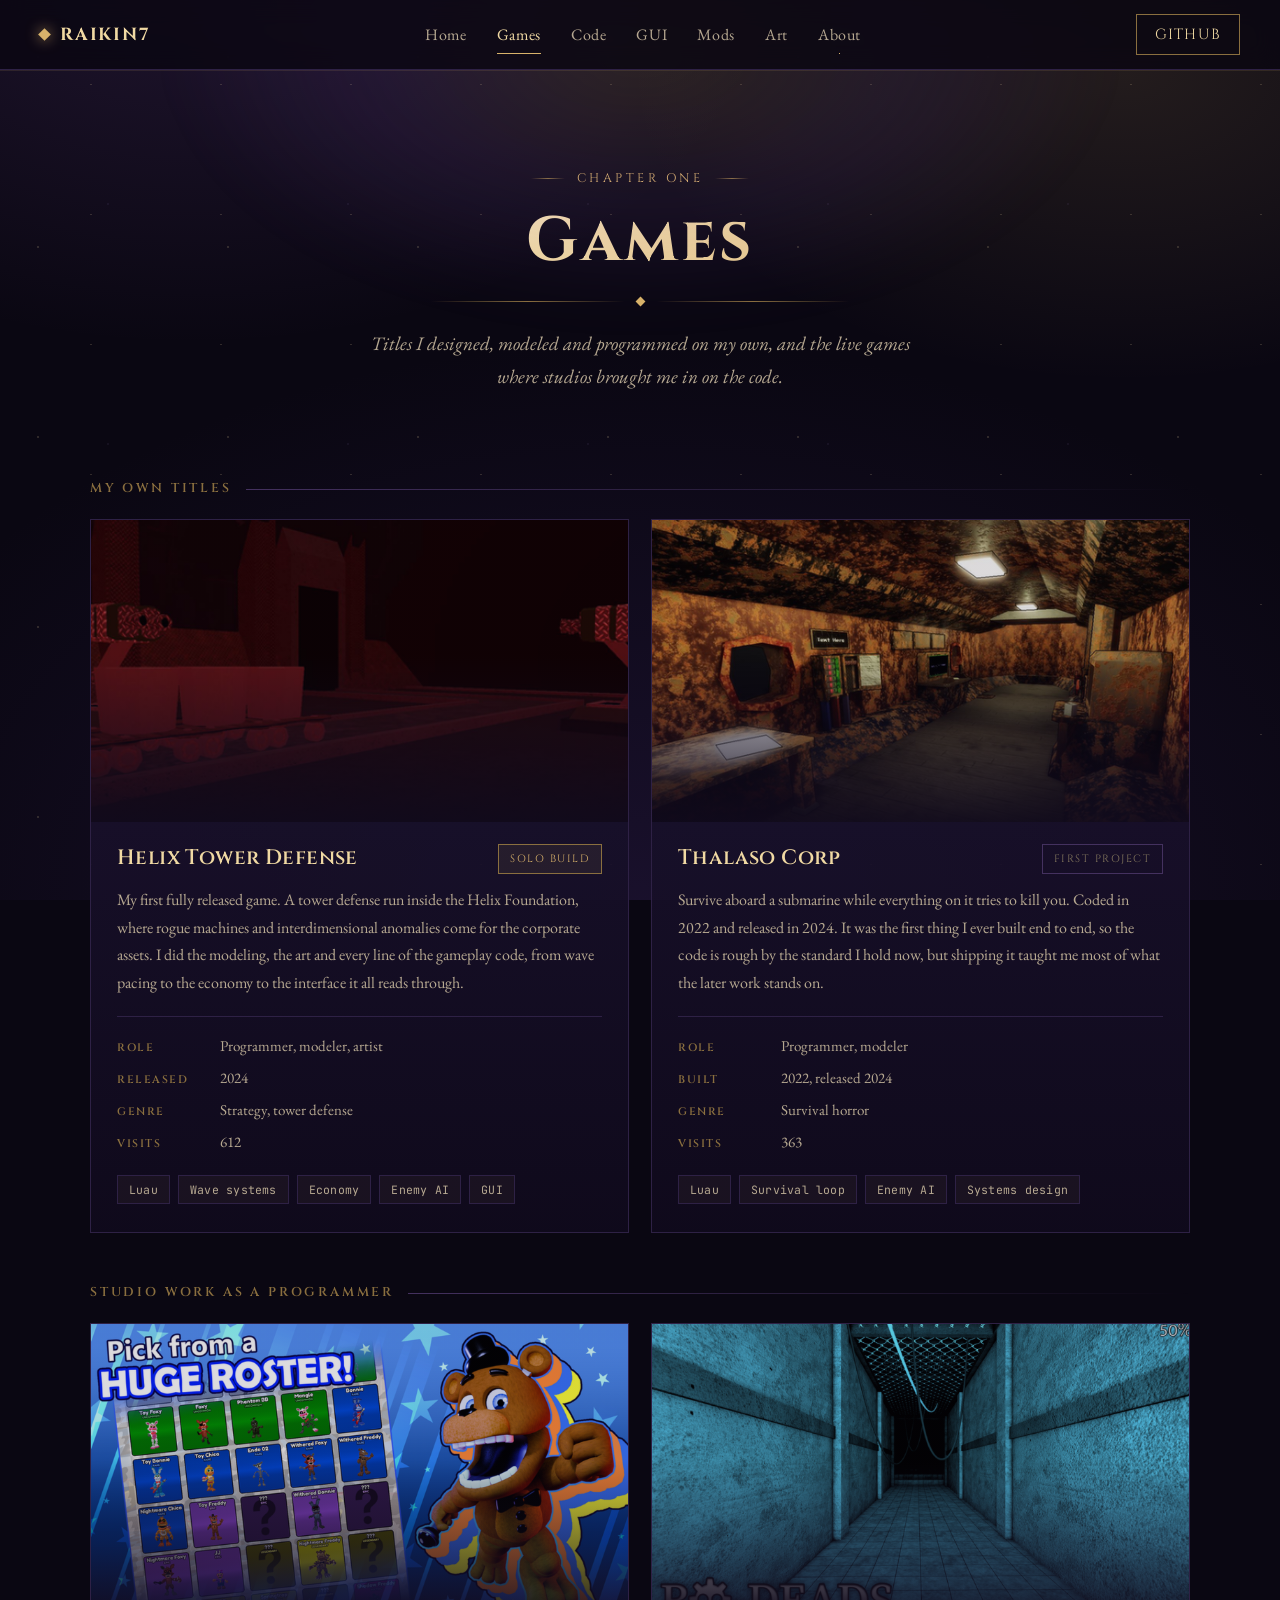
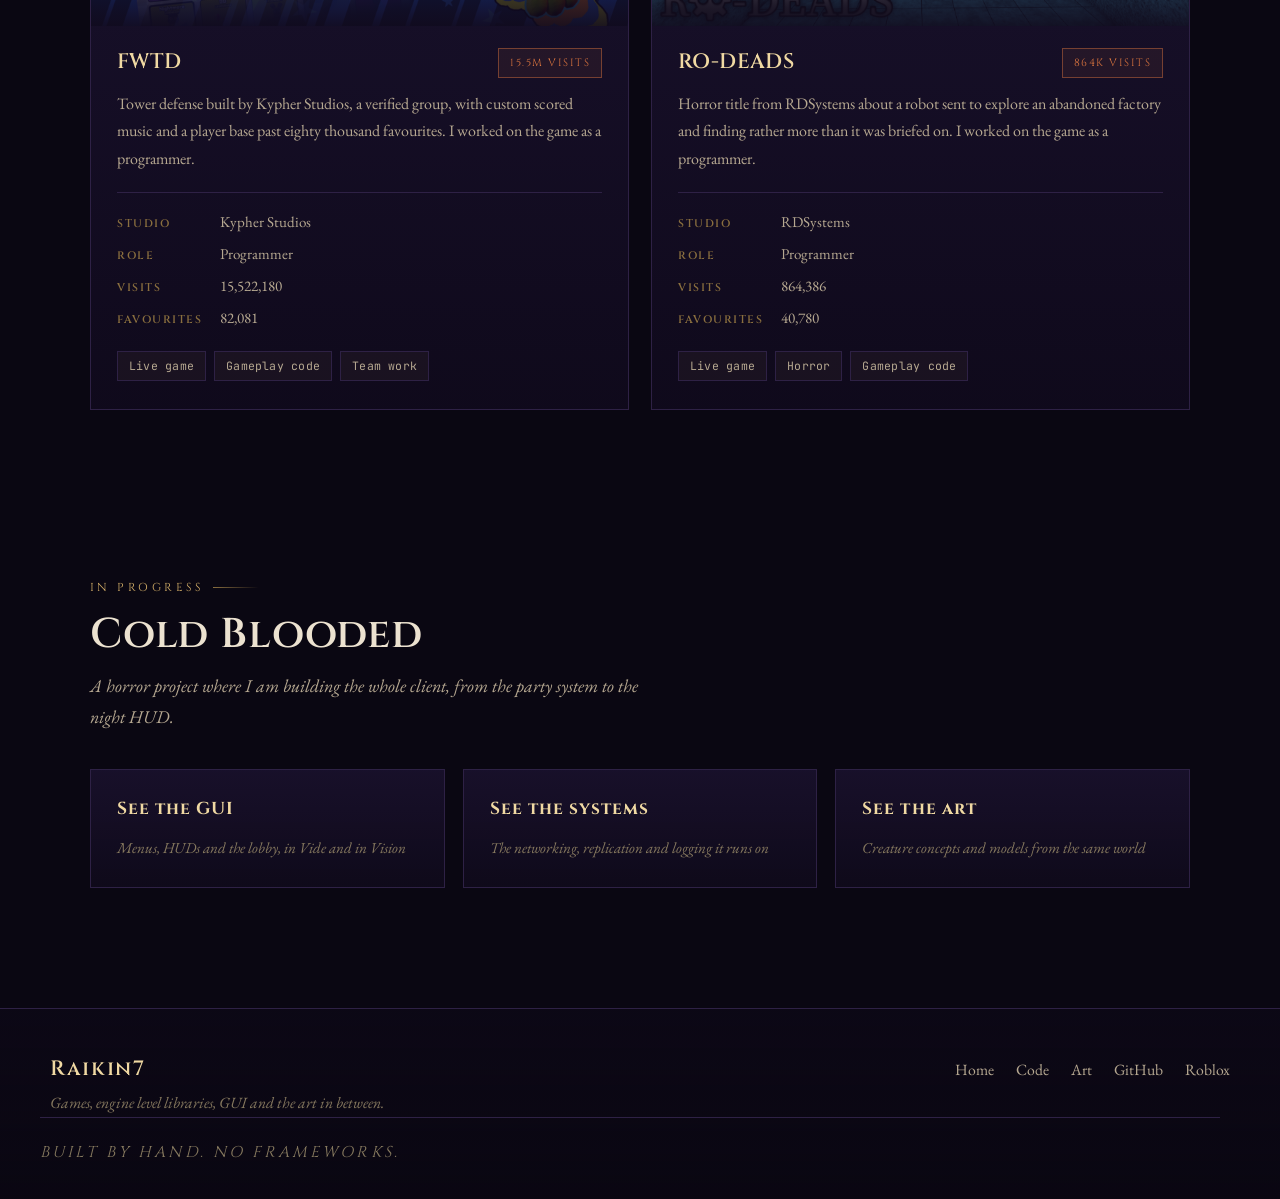
<file: games.html>
<!DOCTYPE html>
<html lang="en">
<head>
<meta charset="utf-8">
<meta name="viewport" content="width=device-width, initial-scale=1">
<title>Games | Raikin7's Portfolio</title>
<meta name="description" content="Games built and shipped by Raikin7, plus studio work as a programmer on FWTD and RO-DEADS.">
<link rel="preconnect" href="https://fonts.googleapis.com">
<link rel="preconnect" href="https://fonts.gstatic.com" crossorigin>
<link href="https://fonts.googleapis.com/css2?family=Cinzel:wght@500;600;700&family=EB+Garamond:ital,wght@0,400;0,500;0,600;1,400&family=JetBrains+Mono:wght@400;500&display=swap" rel="stylesheet">
<link rel="stylesheet" href="styles.css">
</head>
<body>

<div class="grain"></div>

<header class="nav">
  <a class="nav-brand" href="index.html"><span class="nav-dot"></span>Raikin7</a>
  <nav class="nav-links">
    <a href="index.html">Home</a>
    <a href="games.html">Games</a>
    <a href="code.html">Code</a>
    <a href="gui.html">GUI</a>
    <a href="mods.html">Mods</a>
    <a href="art.html">Art</a>
    <a href="about.html">About</a>
  </nav>
  <a class="nav-cta" href="https://github.com/thekingofspace" target="_blank" rel="noopener">GitHub</a>
</header>

<main>

<div class="page-head">
  <div class="hero-glow"></div>
  <p class="eyebrow">Chapter One</p>
  <h1>Games</h1>
  <div class="rule"><i></i></div>
  <p class="lede">
    Titles I designed, modeled and programmed on my own, and the live games where studios brought
    me in on the code.
  </p>
</div>

<section class="section">
  <h3 class="sub-head">My own titles</h3>
  <div class="grid grid-2">

    <a class="card game" href="https://www.roblox.com/games/106030910407842/Helix-Tower-Defense" target="_blank" rel="noopener">
      <div class="card-media"><img src="assets/games/helix.png" alt="Helix Tower Defense cover art" loading="lazy"></div>
      <div class="card-body">
        <div class="card-top">
          <h4>Helix Tower Defense</h4>
          <span class="tag tag-accent">Solo build</span>
        </div>
        <p>
          My first fully released game. A tower defense run inside the Helix Foundation, where rogue
          machines and interdimensional anomalies come for the corporate assets. I did the modeling,
          the art and every line of the gameplay code, from wave pacing to the economy to the
          interface it all reads through.
        </p>
        <ul class="meta">
          <li><b>Role</b> Programmer, modeler, artist</li>
          <li><b>Released</b> 2024</li>
          <li><b>Genre</b> Strategy, tower defense</li>
          <li><b>Visits</b> 612</li>
        </ul>
        <div class="chips"><span>Luau</span><span>Wave systems</span><span>Economy</span><span>Enemy AI</span><span>GUI</span></div>
      </div>
    </a>

    <a class="card game" href="https://www.roblox.com/games/85027827930534/Thalaso-Corp" target="_blank" rel="noopener">
      <div class="card-media"><img src="assets/games/thalaso.png" alt="Thalaso Corp cover art" loading="lazy"></div>
      <div class="card-body">
        <div class="card-top">
          <h4>Thalaso Corp</h4>
          <span class="tag">First project</span>
        </div>
        <p>
          Survive aboard a submarine while everything on it tries to kill you. Coded in 2022 and
          released in 2024. It was the first thing I ever built end to end, so the code is rough by
          the standard I hold now, but shipping it taught me most of what the later work stands on.
        </p>
        <ul class="meta">
          <li><b>Role</b> Programmer, modeler</li>
          <li><b>Built</b> 2022, released 2024</li>
          <li><b>Genre</b> Survival horror</li>
          <li><b>Visits</b> 363</li>
        </ul>
        <div class="chips"><span>Luau</span><span>Survival loop</span><span>Enemy AI</span><span>Systems design</span></div>
      </div>
    </a>

  </div>

  <h3 class="sub-head">Studio work as a programmer</h3>
  <div class="grid grid-2">

    <a class="card game" href="https://www.roblox.com/games/18553471292/FWTD" target="_blank" rel="noopener">
      <div class="card-media"><img src="assets/games/fwtd.png" alt="FWTD cover art" loading="lazy"></div>
      <div class="card-body">
        <div class="card-top">
          <h4>FWTD</h4>
          <span class="tag tag-hot">15.5M visits</span>
        </div>
        <p>
          Tower defense built by Kypher Studios, a verified group, with custom scored music and a
          player base past eighty thousand favourites. I worked on the game as a programmer.
        </p>
        <ul class="meta">
          <li><b>Studio</b> Kypher Studios</li>
          <li><b>Role</b> Programmer</li>
          <li><b>Visits</b> 15,522,180</li>
          <li><b>Favourites</b> 82,081</li>
        </ul>
        <div class="chips"><span>Live game</span><span>Gameplay code</span><span>Team work</span></div>
      </div>
    </a>

    <a class="card game" href="https://www.roblox.com/games/10928265827/RO-DEADS" target="_blank" rel="noopener">
      <div class="card-media"><img src="assets/games/rodeads.png" alt="RO-DEADS cover art" loading="lazy"></div>
      <div class="card-body">
        <div class="card-top">
          <h4>RO-DEADS</h4>
          <span class="tag tag-hot">864K visits</span>
        </div>
        <p>
          Horror title from RDSystems about a robot sent to explore an abandoned factory and finding
          rather more than it was briefed on. I worked on the game as a programmer.
        </p>
        <ul class="meta">
          <li><b>Studio</b> RDSystems</li>
          <li><b>Role</b> Programmer</li>
          <li><b>Visits</b> 864,386</li>
          <li><b>Favourites</b> 40,780</li>
        </ul>
        <div class="chips"><span>Live game</span><span>Horror</span><span>Gameplay code</span></div>
      </div>
    </a>

  </div>
</section>

<section class="section">
  <div class="section-head">
    <span class="section-index">In progress</span>
    <h2>Cold Blooded</h2>
    <p>A horror project where I am building the whole client, from the party system to the night HUD.</p>
  </div>
  <div class="next-up">
    <a class="next-card" href="gui.html"><b>See the GUI</b><span>Menus, HUDs and the lobby, in Vide and in Vision</span></a>
    <a class="next-card" href="code.html"><b>See the systems</b><span>The networking, replication and logging it runs on</span></a>
    <a class="next-card" href="art.html"><b>See the art</b><span>Creature concepts and models from the same world</span></a>
  </div>
</section>

</main>

<footer class="footer">
  <div class="footer-inner">
    <div>
      <h3>Raikin7</h3>
      <p>Games, engine level libraries, GUI and the art in between.</p>
    </div>
    <div class="footer-links">
      <a href="index.html">Home</a>
      <a href="code.html">Code</a>
      <a href="art.html">Art</a>
      <a href="https://github.com/thekingofspace" target="_blank" rel="noopener">GitHub</a>
      <a href="https://www.roblox.com/users/228199808/profile" target="_blank" rel="noopener">Roblox</a>
    </div>
  </div>
  <p class="footer-note">Built by hand. No frameworks.</p>
</footer>

<script src="main.js"></script>
</body>
</html>
</file>
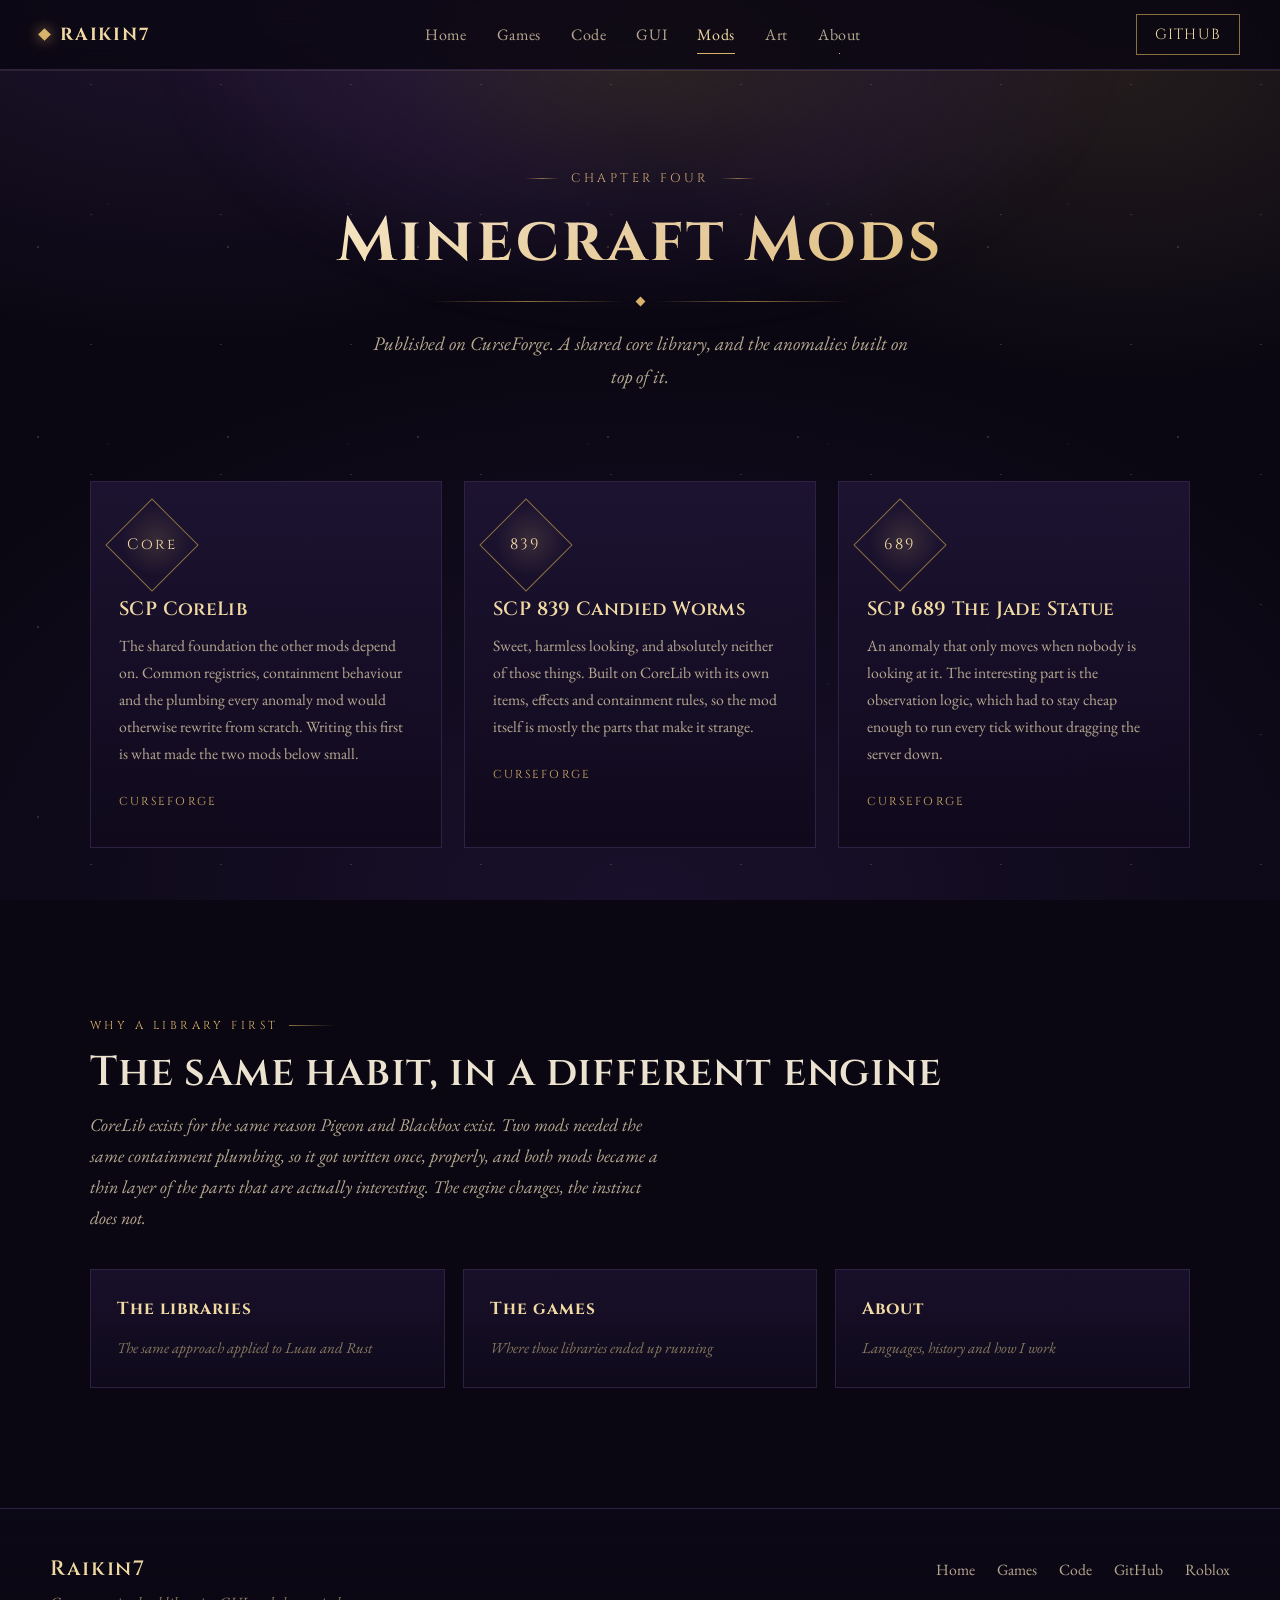
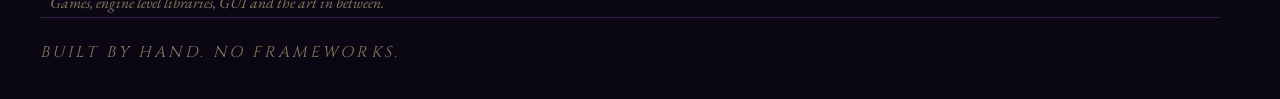
<file: mods.html>
<!DOCTYPE html>
<html lang="en">
<head>
<meta charset="utf-8">
<meta name="viewport" content="width=device-width, initial-scale=1">
<title>Mods | Raikin7's Portfolio</title>
<meta name="description" content="Minecraft mods by Raikin7 published on CurseForge. SCP CoreLib, SCP 839 Candied Worms and SCP 689 The Jade Statue.">
<link rel="preconnect" href="https://fonts.googleapis.com">
<link rel="preconnect" href="https://fonts.gstatic.com" crossorigin>
<link href="https://fonts.googleapis.com/css2?family=Cinzel:wght@500;600;700&family=EB+Garamond:ital,wght@0,400;0,500;0,600;1,400&family=JetBrains+Mono:wght@400;500&display=swap" rel="stylesheet">
<link rel="stylesheet" href="styles.css">
</head>
<body>

<div class="grain"></div>

<header class="nav">
  <a class="nav-brand" href="index.html"><span class="nav-dot"></span>Raikin7</a>
  <nav class="nav-links">
    <a href="index.html">Home</a>
    <a href="games.html">Games</a>
    <a href="code.html">Code</a>
    <a href="gui.html">GUI</a>
    <a href="mods.html">Mods</a>
    <a href="art.html">Art</a>
    <a href="about.html">About</a>
  </nav>
  <a class="nav-cta" href="https://github.com/thekingofspace" target="_blank" rel="noopener">GitHub</a>
</header>

<main>

<div class="page-head">
  <div class="hero-glow"></div>
  <p class="eyebrow">Chapter Four</p>
  <h1>Minecraft Mods</h1>
  <div class="rule"><i></i></div>
  <p class="lede">
    Published on CurseForge. A shared core library, and the anomalies built on top of it.
  </p>
</div>

<section class="section">
  <div class="grid grid-3">

    <a class="card mod" href="https://www.curseforge.com/minecraft/mc-mods/scp-corelib" target="_blank" rel="noopener">
      <div class="mod-glyph"><span>Core</span></div>
      <h4>SCP CoreLib</h4>
      <p>
        The shared foundation the other mods depend on. Common registries, containment behaviour and
        the plumbing every anomaly mod would otherwise rewrite from scratch. Writing this first is
        what made the two mods below small.
      </p>
      <span class="link-out">CurseForge</span>
    </a>

    <a class="card mod" href="https://www.curseforge.com/minecraft/mc-mods/scp-839-candied-worms" target="_blank" rel="noopener">
      <div class="mod-glyph"><span>839</span></div>
      <h4>SCP 839 Candied Worms</h4>
      <p>
        Sweet, harmless looking, and absolutely neither of those things. Built on CoreLib with its
        own items, effects and containment rules, so the mod itself is mostly the parts that make it
        strange.
      </p>
      <span class="link-out">CurseForge</span>
    </a>

    <a class="card mod" href="https://www.curseforge.com/minecraft/mc-mods/scp-689-the-jade-statue" target="_blank" rel="noopener">
      <div class="mod-glyph"><span>689</span></div>
      <h4>SCP 689 The Jade Statue</h4>
      <p>
        An anomaly that only moves when nobody is looking at it. The interesting part is the
        observation logic, which had to stay cheap enough to run every tick without dragging the
        server down.
      </p>
      <span class="link-out">CurseForge</span>
    </a>

  </div>
</section>

<section class="section">
  <div class="section-head">
    <span class="section-index">Why a library first</span>
    <h2>The same habit, in a different engine</h2>
    <p>
      CoreLib exists for the same reason Pigeon and Blackbox exist. Two mods needed the same
      containment plumbing, so it got written once, properly, and both mods became a thin layer of
      the parts that are actually interesting. The engine changes, the instinct does not.
    </p>
  </div>
  <div class="next-up">
    <a class="next-card" href="code.html"><b>The libraries</b><span>The same approach applied to Luau and Rust</span></a>
    <a class="next-card" href="games.html"><b>The games</b><span>Where those libraries ended up running</span></a>
    <a class="next-card" href="about.html"><b>About</b><span>Languages, history and how I work</span></a>
  </div>
</section>

</main>

<footer class="footer">
  <div class="footer-inner">
    <div>
      <h3>Raikin7</h3>
      <p>Games, engine level libraries, GUI and the art in between.</p>
    </div>
    <div class="footer-links">
      <a href="index.html">Home</a>
      <a href="games.html">Games</a>
      <a href="code.html">Code</a>
      <a href="https://github.com/thekingofspace" target="_blank" rel="noopener">GitHub</a>
      <a href="https://www.roblox.com/users/228199808/profile" target="_blank" rel="noopener">Roblox</a>
    </div>
  </div>
  <p class="footer-note">Built by hand. No frameworks.</p>
</footer>

<script src="main.js"></script>
</body>
</html>
</file>
<file: styles.css>
:root {
  --bg: #0a0712;
  --bg-2: #100a1c;
  --panel: #171029;
  --panel-2: #1e1534;
  --line: #2e2145;
  --line-2: #44315f;
  --gold: #d8b26a;
  --gold-soft: #f0d9a3;
  --gold-dim: #8a6f3f;
  --arcane: #9b7bd4;
  --text: #ece2d0;
  --text-2: #b6a891;
  --text-3: #86795f;
  --ember: #d9743f;
  --radius: 4px;
  --radius-lg: 8px;
  --max: 1180px;
  --font-display: "Cinzel", Georgia, serif;
  --font-body: "EB Garamond", Georgia, serif;
  --font-mono: "JetBrains Mono", Consolas, monospace;
}

* { box-sizing: border-box; }

html { scroll-behavior: smooth; }

body {
  margin: 0;
  color: var(--text);
  font-family: var(--font-body);
  font-size: 18px;
  line-height: 1.72;
  -webkit-font-smoothing: antialiased;
  overflow-x: hidden;
  background-color: var(--bg);
  background-image:
    radial-gradient(ellipse 900px 600px at 15% -5%, rgba(150, 96, 200, 0.16), transparent 65%),
    radial-gradient(ellipse 800px 500px at 88% 8%, rgba(216, 178, 106, 0.12), transparent 62%),
    radial-gradient(ellipse 1200px 800px at 50% 100%, rgba(64, 40, 110, 0.28), transparent 70%);
  background-attachment: fixed;
}

img { max-width: 100%; display: block; }

a { color: inherit; text-decoration: none; }

h1, h2, h3, h4, h5 {
  font-family: var(--font-display);
  line-height: 1.2;
  margin: 0;
  letter-spacing: 0.02em;
  font-weight: 600;
}

p { margin: 0 0 1em; }

.grain {
  position: fixed;
  inset: 0;
  pointer-events: none;
  z-index: 1;
  opacity: 0.5;
  background-image:
    radial-gradient(circle at 20% 30%, rgba(240, 217, 163, 0.5) 0.6px, transparent 0.9px),
    radial-gradient(circle at 70% 65%, rgba(240, 217, 163, 0.35) 0.5px, transparent 0.8px),
    radial-gradient(circle at 45% 85%, rgba(200, 170, 255, 0.4) 0.5px, transparent 0.8px);
  background-size: 190px 190px, 130px 130px, 240px 240px;
}

.nav {
  position: sticky;
  top: 0;
  z-index: 50;
  display: flex;
  align-items: center;
  justify-content: space-between;
  gap: 20px;
  padding: 14px clamp(18px, 4vw, 40px);
  background: rgba(10, 7, 18, 0.82);
  backdrop-filter: blur(12px);
  border-bottom: 1px solid var(--line);
  box-shadow: 0 1px 0 rgba(216, 178, 106, 0.12);
}

.nav-brand {
  display: inline-flex;
  align-items: center;
  gap: 11px;
  font-family: var(--font-display);
  font-weight: 700;
  font-size: 1.1rem;
  letter-spacing: 0.1em;
  text-transform: uppercase;
  color: var(--gold-soft);
}

.nav-dot {
  width: 9px;
  height: 9px;
  background: var(--gold);
  transform: rotate(45deg);
  box-shadow: 0 0 14px rgba(216, 178, 106, 0.8);
}

.nav-links { display: flex; gap: 2px; flex-wrap: wrap; }

.nav-links a {
  position: relative;
  padding: 6px 14px;
  font-size: 1rem;
  color: var(--text-2);
  letter-spacing: 0.04em;
  transition: color 0.2s ease;
}

.nav-links a::after {
  content: "";
  position: absolute;
  left: 50%;
  right: 50%;
  bottom: 0;
  height: 1px;
  background: var(--gold);
  transition: left 0.24s ease, right 0.24s ease;
}

.nav-links a:hover { color: var(--gold-soft); }
.nav-links a:hover::after { left: 14px; right: 14px; }

.nav-links a.is-current { color: var(--gold-soft); }
.nav-links a.is-current::after { left: 14px; right: 14px; }

.nav-cta {
  padding: 7px 18px;
  border: 1px solid var(--gold-dim);
  font-size: 0.92rem;
  letter-spacing: 0.08em;
  text-transform: uppercase;
  font-family: var(--font-display);
  color: var(--gold-soft);
  transition: background 0.2s ease, border-color 0.2s ease, box-shadow 0.2s ease;
}

.nav-cta:hover {
  border-color: var(--gold);
  background: rgba(216, 178, 106, 0.1);
  box-shadow: 0 0 18px rgba(216, 178, 106, 0.18);
}

.hero {
  position: relative;
  max-width: var(--max);
  margin: 0 auto;
  padding: clamp(56px, 9vw, 108px) clamp(18px, 4vw, 40px) 60px;
  z-index: 2;
}

.hero-glow {
  position: absolute;
  top: -180px;
  left: 50%;
  transform: translateX(-50%);
  width: min(920px, 112%);
  height: 640px;
  pointer-events: none;
  background: radial-gradient(ellipse at center, rgba(216, 178, 106, 0.16), rgba(150, 96, 200, 0.1) 42%, transparent 72%);
  filter: blur(24px);
}

.hero-inner {
  position: relative;
  display: grid;
  grid-template-columns: 1.35fr 0.85fr;
  gap: clamp(24px, 5vw, 64px);
  align-items: center;
}

.eyebrow {
  display: inline-flex;
  align-items: center;
  gap: 12px;
  font-family: var(--font-display);
  font-size: 0.78rem;
  letter-spacing: 0.28em;
  text-transform: uppercase;
  color: var(--gold);
  margin-bottom: 16px;
}

.eyebrow::before,
.eyebrow::after {
  content: "";
  width: 34px;
  height: 1px;
  background: linear-gradient(to right, transparent, var(--gold-dim), transparent);
}

.hero-title {
  font-size: clamp(3.2rem, 10vw, 6rem);
  font-weight: 700;
  letter-spacing: 0.04em;
  background: linear-gradient(160deg, #fff7e6 8%, var(--gold-soft) 38%, var(--gold) 62%, #8a6f3f 100%);
  -webkit-background-clip: text;
  background-clip: text;
  color: transparent;
  margin-bottom: 8px;
  text-shadow: 0 0 60px rgba(216, 178, 106, 0.22);
}

.hero-title + .rule { margin-bottom: 24px; }

.rule {
  display: flex;
  align-items: center;
  gap: 12px;
  max-width: 420px;
  margin: 18px 0 26px;
}

.rule::before,
.rule::after {
  content: "";
  height: 1px;
  flex: 1;
  background: linear-gradient(to right, transparent, var(--gold-dim), transparent);
}

.rule i {
  width: 7px;
  height: 7px;
  background: var(--gold);
  transform: rotate(45deg);
  flex-shrink: 0;
}

.hero-lead {
  font-size: clamp(1.15rem, 2.3vw, 1.4rem);
  color: var(--text);
  max-width: 46ch;
  font-style: italic;
}

.hero-sub { color: var(--text-2); max-width: 54ch; font-size: 1.03rem; }

.hero-actions { display: flex; gap: 14px; flex-wrap: wrap; margin-top: 30px; }

.hero-art { position: relative; }

.hero-art::after {
  content: "";
  position: absolute;
  inset: 6% 4%;
  border-radius: 50%;
  background: radial-gradient(circle, rgba(216, 178, 106, 0.26), rgba(150, 96, 200, 0.14) 45%, transparent 70%);
  filter: blur(38px);
  z-index: -1;
}

.hero-art img {
  filter: drop-shadow(0 26px 54px rgba(0,0,0,0.75));
  animation: float 8s ease-in-out infinite;
}

@keyframes float {
  0%, 100% { transform: translateY(0); }
  50% { transform: translateY(-14px); }
}

.btn {
  display: inline-flex;
  align-items: center;
  gap: 8px;
  padding: 12px 28px;
  font-family: var(--font-display);
  font-weight: 600;
  font-size: 0.9rem;
  letter-spacing: 0.12em;
  text-transform: uppercase;
  border: 1px solid transparent;
  transition: transform 0.2s ease, box-shadow 0.2s ease, background 0.2s ease, border-color 0.2s ease;
}

.btn:hover { transform: translateY(-2px); }

.btn-primary {
  background: linear-gradient(180deg, var(--gold-soft), var(--gold));
  color: #241a08;
  border-color: var(--gold-soft);
  box-shadow: 0 0 0 1px rgba(216, 178, 106, 0.25), 0 10px 26px rgba(216, 178, 106, 0.16);
}

.btn-primary:hover { box-shadow: 0 0 0 1px rgba(240, 217, 163, 0.5), 0 14px 34px rgba(216, 178, 106, 0.3); }

.btn-ghost { border-color: var(--line-2); color: var(--text); }
.btn-ghost:hover { border-color: var(--gold); color: var(--gold-soft); background: rgba(216, 178, 106, 0.07); }

.btn-small {
  padding: 7px 16px;
  font-size: 0.74rem;
  border-color: var(--line-2);
  color: var(--text-2);
  white-space: nowrap;
}

.btn-small:hover { border-color: var(--gold); color: var(--gold-soft); }

.stats {
  position: relative;
  display: grid;
  grid-template-columns: repeat(auto-fit, minmax(170px, 1fr));
  gap: 1px;
  margin-top: clamp(48px, 8vw, 84px);
  background: var(--line);
  border: 1px solid var(--line-2);
  box-shadow: inset 0 0 40px rgba(0,0,0,0.5);
}

.stat {
  background: rgba(23, 16, 41, 0.86);
  padding: 24px 22px;
  display: flex;
  flex-direction: column;
  gap: 4px;
}

.stat b {
  font-family: var(--font-display);
  font-size: 1.75rem;
  font-weight: 700;
  color: var(--gold-soft);
  letter-spacing: 0.02em;
}

.stat span {
  font-size: 0.9rem;
  color: var(--text-3);
  line-height: 1.45;
  font-style: italic;
}

.page-head {
  position: relative;
  max-width: var(--max);
  margin: 0 auto;
  padding: clamp(48px, 7vw, 88px) clamp(18px, 4vw, 40px) 8px;
  z-index: 2;
  text-align: center;
}

.page-head .hero-glow { top: -280px; height: 520px; }

.page-head .eyebrow { margin-bottom: 14px; }

.page-head h1 {
  font-size: clamp(2.4rem, 6.5vw, 3.9rem);
  font-weight: 700;
  letter-spacing: 0.05em;
  background: linear-gradient(160deg, #fff7e6, var(--gold-soft) 45%, var(--gold) 100%);
  -webkit-background-clip: text;
  background-clip: text;
  color: transparent;
}

.page-head .rule { margin: 20px auto 22px; }

.page-head .lede {
  color: var(--text-2);
  font-size: clamp(1.05rem, 2vw, 1.2rem);
  max-width: 62ch;
  margin: 0 auto;
  font-style: italic;
}

.section {
  position: relative;
  max-width: var(--max);
  margin: 0 auto;
  padding: clamp(44px, 6.5vw, 80px) clamp(18px, 4vw, 40px);
  z-index: 2;
}

.section-head { margin-bottom: 36px; }

.section-index {
  display: inline-flex;
  align-items: center;
  gap: 10px;
  font-family: var(--font-display);
  font-size: 0.72rem;
  letter-spacing: 0.3em;
  text-transform: uppercase;
  color: var(--gold);
  margin-bottom: 12px;
}

.section-index::after {
  content: "";
  width: 46px;
  height: 1px;
  background: linear-gradient(to right, var(--gold-dim), transparent);
}

.section-head h2 { font-size: clamp(1.9rem, 4.2vw, 2.6rem); margin-bottom: 12px; }

.section-head p { color: var(--text-2); max-width: 64ch; margin: 0; font-style: italic; }

.sub-head {
  display: flex;
  align-items: center;
  gap: 14px;
  font-family: var(--font-display);
  font-size: 0.8rem;
  text-transform: uppercase;
  letter-spacing: 0.22em;
  color: var(--gold-dim);
  margin: 52px 0 22px;
  font-weight: 600;
}

.sub-head::after {
  content: "";
  flex: 1;
  height: 1px;
  background: linear-gradient(to right, var(--line-2), transparent);
}

.sub-head:first-of-type { margin-top: 0; }

.grid { display: grid; gap: 22px; }
.grid-2 { grid-template-columns: repeat(auto-fit, minmax(330px, 1fr)); }
.grid-3 { grid-template-columns: repeat(auto-fit, minmax(280px, 1fr)); }

.card {
  position: relative;
  display: block;
  background: linear-gradient(180deg, rgba(30, 21, 52, 0.9), rgba(16, 10, 28, 0.94));
  border: 1px solid var(--line);
  overflow: hidden;
  transition: transform 0.24s ease, border-color 0.24s ease, box-shadow 0.24s ease;
}

.card::before,
.card::after {
  content: "";
  position: absolute;
  width: 14px;
  height: 14px;
  border: 1px solid var(--gold-dim);
  opacity: 0;
  transition: opacity 0.25s ease;
  z-index: 3;
  pointer-events: none;
}

.card::before { top: 7px; left: 7px; border-right: 0; border-bottom: 0; }
.card::after { bottom: 7px; right: 7px; border-left: 0; border-top: 0; }

.card:hover {
  transform: translateY(-5px);
  border-color: var(--gold-dim);
  box-shadow: 0 24px 48px rgba(0,0,0,0.6), 0 0 32px rgba(216, 178, 106, 0.09);
}

.card:hover::before,
.card:hover::after { opacity: 1; }

.card-media { position: relative; aspect-ratio: 16 / 9; overflow: hidden; background: var(--bg-2); }

.card-media img { width: 100%; height: 100%; object-fit: cover; transition: transform 0.6s ease; }

.card:hover .card-media img { transform: scale(1.05); }

.card-media::after {
  content: "";
  position: absolute;
  inset: 0;
  background: linear-gradient(to top, rgba(16,10,28,0.95), rgba(16,10,28,0.15) 55%);
}

.card-body { padding: 22px 26px 28px; }

.card-top { display: flex; align-items: center; justify-content: space-between; gap: 12px; margin-bottom: 12px; }

.card-body h4 { font-size: 1.3rem; color: var(--gold-soft); }

.card-body p { color: var(--text-2); font-size: 1rem; }

.tag {
  flex-shrink: 0;
  font-family: var(--font-display);
  font-size: 0.66rem;
  letter-spacing: 0.14em;
  text-transform: uppercase;
  padding: 5px 11px;
  border: 1px solid var(--line-2);
  color: var(--text-3);
}

.tag-accent { color: var(--gold); border-color: var(--gold-dim); background: rgba(216, 178, 106, 0.08); }
.tag-hot { color: var(--ember); border-color: rgba(217, 116, 63, 0.45); background: rgba(217, 116, 63, 0.08); }

.meta {
  list-style: none;
  margin: 20px 0;
  padding: 16px 0 0;
  border-top: 1px solid var(--line);
  display: grid;
  gap: 6px;
  font-size: 0.94rem;
  color: var(--text-2);
}

.meta b {
  display: inline-block;
  min-width: 100px;
  color: var(--gold-dim);
  font-weight: 600;
  font-family: var(--font-display);
  font-size: 0.68rem;
  text-transform: uppercase;
  letter-spacing: 0.14em;
}

.chips { display: flex; flex-wrap: wrap; gap: 8px; }

.chips span {
  font-family: var(--font-mono);
  font-size: 0.72rem;
  padding: 4px 11px;
  background: rgba(216, 178, 106, 0.05);
  border: 1px solid var(--line);
  color: var(--text-2);
  letter-spacing: 0.02em;
}

.chips-lg span { font-size: 0.78rem; padding: 6px 14px; }

.showcase { display: grid; grid-template-columns: 258px 1fr; gap: 30px; align-items: start; }

.showcase-tabs {
  display: flex;
  flex-direction: column;
  gap: 2px;
  position: sticky;
  top: 84px;
  border-left: 1px solid var(--line);
  padding-left: 2px;
}

.tab {
  display: flex;
  flex-direction: column;
  gap: 2px;
  text-align: left;
  padding: 12px 16px;
  background: transparent;
  border: 0;
  border-left: 2px solid transparent;
  cursor: pointer;
  font-family: var(--font-body);
  color: var(--text-2);
  transition: background 0.2s ease, border-color 0.2s ease;
}

.tab b {
  font-family: var(--font-display);
  font-size: 0.95rem;
  color: var(--text);
  letter-spacing: 0.04em;
}

.tab span { font-size: 0.86rem; color: var(--text-3); line-height: 1.4; font-style: italic; }

.tab:hover { background: rgba(216, 178, 106, 0.04); }

.tab.is-active {
  background: linear-gradient(90deg, rgba(216, 178, 106, 0.1), transparent);
  border-left-color: var(--gold);
}

.tab.is-active b { color: var(--gold-soft); }

.panel { display: none; }
.panel.is-active { display: block; animation: fade 0.35s ease; }

@keyframes fade {
  from { opacity: 0; transform: translateY(8px); }
  to { opacity: 1; transform: none; }
}

.panel-head {
  display: flex;
  gap: 22px;
  justify-content: space-between;
  align-items: flex-start;
  margin-bottom: 18px;
}

.panel-actions {
  display: flex;
  flex-direction: column;
  gap: 8px;
  flex-shrink: 0;
}

.panel-head h4 {
  font-size: 1.55rem;
  margin-bottom: 12px;
  color: var(--gold-soft);
  display: flex;
  align-items: center;
  gap: 12px;
  flex-wrap: wrap;
}
.panel-head p { color: var(--text-2); font-size: 1rem; margin: 0; max-width: 60ch; }

.code-caption {
  display: flex;
  align-items: center;
  gap: 10px;
  font-family: var(--font-display);
  font-size: 0.72rem;
  letter-spacing: 0.18em;
  text-transform: uppercase;
  color: var(--gold-dim);
  margin: 26px 0 9px;
}

.code-caption::after {
  content: "";
  flex: 1;
  height: 1px;
  background: linear-gradient(to right, var(--line-2), transparent);
}

pre {
  margin: 0;
  background: rgba(7, 5, 13, 0.85);
  border: 1px solid var(--line);
  border-left: 2px solid var(--gold-dim);
  padding: 18px 22px;
  overflow-x: auto;
}

pre code {
  font-family: var(--font-mono);
  font-size: 0.8rem;
  line-height: 1.7;
  color: #c9bda8;
  white-space: pre;
  tab-size: 2;
}

.tk-c { color: #5b4f6e; font-style: italic; }
.tk-s { color: #b7d9a0; }
.tk-k { color: #d8a7d8; }
.tk-t { color: #e7c988; }
.tk-n { color: #d98f6a; }

.ui-lead {
  position: relative;
  background: linear-gradient(180deg, rgba(30, 21, 52, 0.85), rgba(16, 10, 28, 0.9));
  border: 1px solid var(--line);
  padding: 30px 32px;
  margin-bottom: 28px;
}

.ui-lead p { color: var(--text-2); max-width: 76ch; }

.ui-grid { display: grid; grid-template-columns: repeat(auto-fit, minmax(400px, 1fr)); gap: 22px; }

.gallery { columns: 3 260px; column-gap: 20px; }

.shot {
  margin: 0 0 20px;
  break-inside: avoid;
  background: linear-gradient(180deg, rgba(30, 21, 52, 0.9), rgba(16, 10, 28, 0.94));
  border: 1px solid var(--line);
  overflow: hidden;
  cursor: zoom-in;
  transition: transform 0.24s ease, border-color 0.24s ease, box-shadow 0.24s ease;
}

.shot:hover {
  transform: translateY(-4px);
  border-color: var(--gold-dim);
  box-shadow: 0 20px 44px rgba(0,0,0,0.55), 0 0 26px rgba(216, 178, 106, 0.08);
}

.shot img { width: 100%; background: #f2ece0; }

.ui-shot { margin: 0; }
.ui-shot img { background: #000; }

.clip {
  margin: 0 0 22px;
  background: linear-gradient(180deg, rgba(30, 21, 52, 0.9), rgba(16, 10, 28, 0.94));
  border: 1px solid var(--line);
  overflow: hidden;
}

.clip video {
  width: 100%;
  display: block;
  background: #000;
}

.clip-warn {
  margin: 0 0 22px;
  border: 1px solid rgba(217, 116, 63, 0.45);
  background: linear-gradient(180deg, rgba(48, 24, 15, 0.55), rgba(16, 10, 28, 0.94));
}

.clip-warn[open] { border-color: rgba(217, 116, 63, 0.72); }

.clip-warn > summary {
  display: flex;
  align-items: flex-start;
  gap: 16px;
  padding: 18px 20px;
  cursor: pointer;
  list-style: none;
}

.clip-warn > summary::-webkit-details-marker { display: none; }
.clip-warn > summary::marker { content: ""; }

.warn-glyph {
  flex-shrink: 0;
  width: 32px;
  height: 32px;
  display: grid;
  place-items: center;
  border: 1px solid rgba(217, 116, 63, 0.6);
  color: var(--ember);
  font-family: var(--font-display);
  font-weight: 700;
  transform: rotate(45deg);
}

.warn-glyph i { transform: rotate(-45deg); font-style: normal; }

.warn-copy {
  font-size: 0.95rem;
  color: var(--text-2);
  font-style: italic;
  max-width: 68ch;
}

.warn-copy b {
  display: block;
  color: var(--ember);
  font-family: var(--font-display);
  font-style: normal;
  font-size: 0.92rem;
  letter-spacing: 0.16em;
  text-transform: uppercase;
  margin-bottom: 5px;
}

.warn-open {
  display: inline-block;
  margin-top: 10px;
  font-style: normal;
  font-family: var(--font-display);
  font-size: 0.76rem;
  letter-spacing: 0.16em;
  text-transform: uppercase;
  color: var(--gold-soft);
  border-bottom: 1px solid var(--gold-dim);
  padding-bottom: 2px;
}

.warn-open::after { content: "Show the clip"; }
.clip-warn[open] .warn-open::after { content: "Hide the clip"; }
.clip-warn[open] .warn-open { color: var(--text-3); border-bottom-color: transparent; }

.clip-inner {
  margin: 0;
  border: 0;
  background: transparent;
  border-top: 1px solid rgba(217, 116, 63, 0.3);
}

.shot figcaption,
.clip figcaption {
  padding: 14px 18px;
  font-size: 0.92rem;
  color: var(--text-3);
  border-top: 1px solid var(--line);
  font-style: italic;
}

.shot figcaption b,
.clip figcaption b {
  color: var(--gold-soft);
  font-weight: 600;
  display: block;
  font-family: var(--font-display);
  font-style: normal;
  font-size: 0.95rem;
  letter-spacing: 0.03em;
  margin-bottom: 2px;
}

.mod { padding: 30px 28px 32px; }

.mod-glyph {
  position: relative;
  font-family: var(--font-display);
  font-size: 0.95rem;
  letter-spacing: 0.14em;
  width: 66px;
  height: 66px;
  display: grid;
  place-items: center;
  border: 1px solid var(--gold-dim);
  background: radial-gradient(circle at 50% 40%, rgba(216, 178, 106, 0.16), transparent 70%);
  color: var(--gold-soft);
  margin-bottom: 20px;
  transform: rotate(45deg);
}

.mod-glyph > * { transform: rotate(-45deg); }

.mod h4 { font-size: 1.2rem; margin-bottom: 12px; color: var(--gold-soft); }
.mod p { color: var(--text-2); font-size: 0.98rem; }

.link-out {
  font-family: var(--font-display);
  font-size: 0.72rem;
  letter-spacing: 0.18em;
  text-transform: uppercase;
  color: var(--gold);
}

.about-grid { display: grid; grid-template-columns: 1.3fr 1fr; gap: clamp(30px, 5vw, 58px); align-items: start; }

.about-copy p { color: var(--text-2); font-size: 1.06rem; }

.about-copy p:first-of-type::first-letter {
  float: left;
  font-family: var(--font-display);
  font-size: 3.4rem;
  line-height: 0.9;
  padding: 6px 12px 0 0;
  color: var(--gold);
}

.skills { display: grid; gap: 24px; }

.skill-group h5 {
  display: flex;
  align-items: center;
  gap: 12px;
  font-family: var(--font-display);
  font-size: 0.72rem;
  letter-spacing: 0.22em;
  text-transform: uppercase;
  color: var(--gold-dim);
  margin-bottom: 12px;
}

.skill-group h5::after {
  content: "";
  flex: 1;
  height: 1px;
  background: linear-gradient(to right, var(--line-2), transparent);
}

.next-up { display: grid; grid-template-columns: repeat(auto-fit, minmax(240px, 1fr)); gap: 18px; }

.next-card {
  position: relative;
  display: block;
  padding: 24px 26px;
  border: 1px solid var(--line);
  background: linear-gradient(180deg, rgba(30, 21, 52, 0.72), rgba(16, 10, 28, 0.86));
  transition: transform 0.22s ease, border-color 0.22s ease, box-shadow 0.22s ease;
}

.next-card:hover {
  transform: translateY(-4px);
  border-color: var(--gold-dim);
  box-shadow: 0 18px 36px rgba(0,0,0,0.5), 0 0 26px rgba(216, 178, 106, 0.08);
}

.next-card b {
  display: block;
  font-family: var(--font-display);
  font-size: 1.08rem;
  letter-spacing: 0.06em;
  color: var(--gold-soft);
  margin-bottom: 8px;
}

.next-card span { font-size: 0.95rem; color: var(--text-3); font-style: italic; }

.footer {
  position: relative;
  z-index: 2;
  border-top: 1px solid var(--line);
  margin-top: 40px;
  padding: 48px clamp(18px, 4vw, 40px) 32px;
  background: linear-gradient(180deg, rgba(16, 10, 28, 0.4), rgba(10, 7, 18, 0.9));
}

.footer-inner {
  max-width: var(--max);
  margin: 0 auto;
  display: flex;
  justify-content: space-between;
  align-items: flex-start;
  gap: 28px;
  flex-wrap: wrap;
}

.footer h3 { font-size: 1.3rem; margin-bottom: 8px; color: var(--gold-soft); letter-spacing: 0.08em; }
.footer p { color: var(--text-3); font-size: 0.98rem; margin: 0; font-style: italic; }

.footer-links { display: flex; gap: 22px; flex-wrap: wrap; }

.footer-links a {
  font-size: 0.98rem;
  color: var(--text-2);
  border-bottom: 1px solid transparent;
  transition: color 0.2s ease, border-color 0.2s ease;
}

.footer-links a:hover { color: var(--gold-soft); border-color: var(--gold-dim); }

.footer-note {
  max-width: var(--max);
  margin: 32px auto 0;
  padding-top: 22px;
  border-top: 1px solid var(--line);
  font-family: var(--font-display);
  font-size: 0.72rem;
  letter-spacing: 0.2em;
  text-transform: uppercase;
  color: var(--text-3);
}

.lightbox {
  position: fixed;
  inset: 0;
  z-index: 200;
  background: rgba(6, 4, 11, 0.95);
  backdrop-filter: blur(8px);
  display: grid;
  place-items: center;
  padding: 40px;
  cursor: zoom-out;
}

.lightbox[hidden] { display: none; }

.lightbox img {
  max-width: 100%;
  max-height: 100%;
  border: 1px solid var(--gold-dim);
  box-shadow: 0 30px 90px rgba(0,0,0,0.8), 0 0 60px rgba(216, 178, 106, 0.1);
}

.lightbox-close {
  position: absolute;
  top: 18px;
  right: 26px;
  background: none;
  border: none;
  color: var(--text-2);
  font-size: 2.6rem;
  line-height: 1;
  cursor: pointer;
  transition: color 0.2s ease;
}

.lightbox-close:hover { color: var(--gold-soft); }

.reveal { opacity: 0; transform: translateY(20px); transition: opacity 0.7s ease, transform 0.7s ease; }
.reveal.is-in { opacity: 1; transform: none; }

@media (max-width: 900px) {
  .hero-inner { grid-template-columns: 1fr; }
  .hero-art { max-width: 320px; }
  .showcase { grid-template-columns: 1fr; }
  .showcase-tabs { position: static; flex-direction: row; overflow-x: auto; border-left: 0; border-bottom: 1px solid var(--line); padding-bottom: 4px; }
  .tab { min-width: 200px; border-left: 0; border-bottom: 2px solid transparent; }
  .tab.is-active { border-left: 0; border-bottom-color: var(--gold); background: linear-gradient(180deg, rgba(216, 178, 106, 0.1), transparent); }
  .about-grid { grid-template-columns: 1fr; }
  .ui-grid { grid-template-columns: 1fr; }
}

@media (max-width: 640px) {
  body { font-size: 17px; }
  .nav { flex-wrap: wrap; gap: 10px; }
  .nav-links { order: 3; width: 100%; justify-content: flex-start; }
  .panel-head { flex-direction: column; }
  .panel-actions { flex-direction: row; }
  .gallery { columns: 1; }
  pre code { font-size: 0.72rem; }
}

@media (prefers-reduced-motion: reduce) {
  * { animation: none !important; transition: none !important; }
  html { scroll-behavior: auto; }
  .reveal { opacity: 1; transform: none; }
}
</file>
